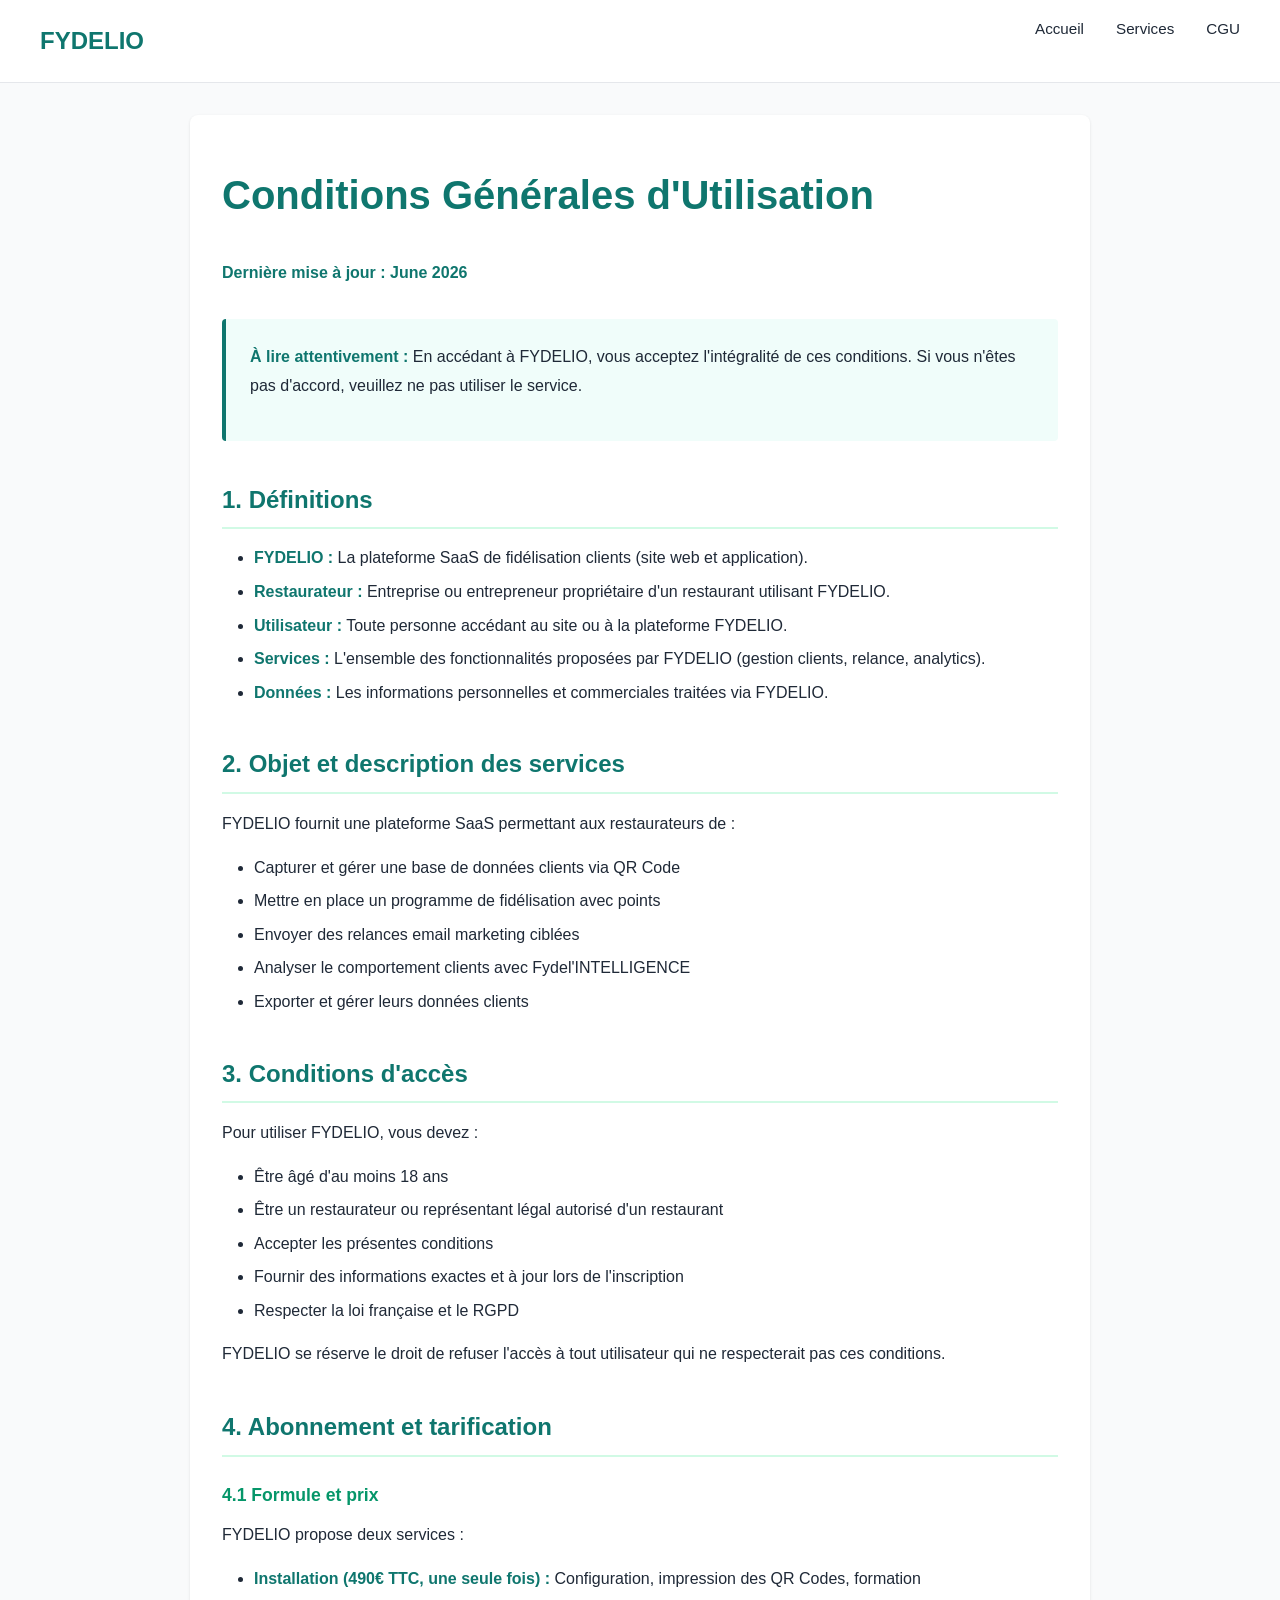
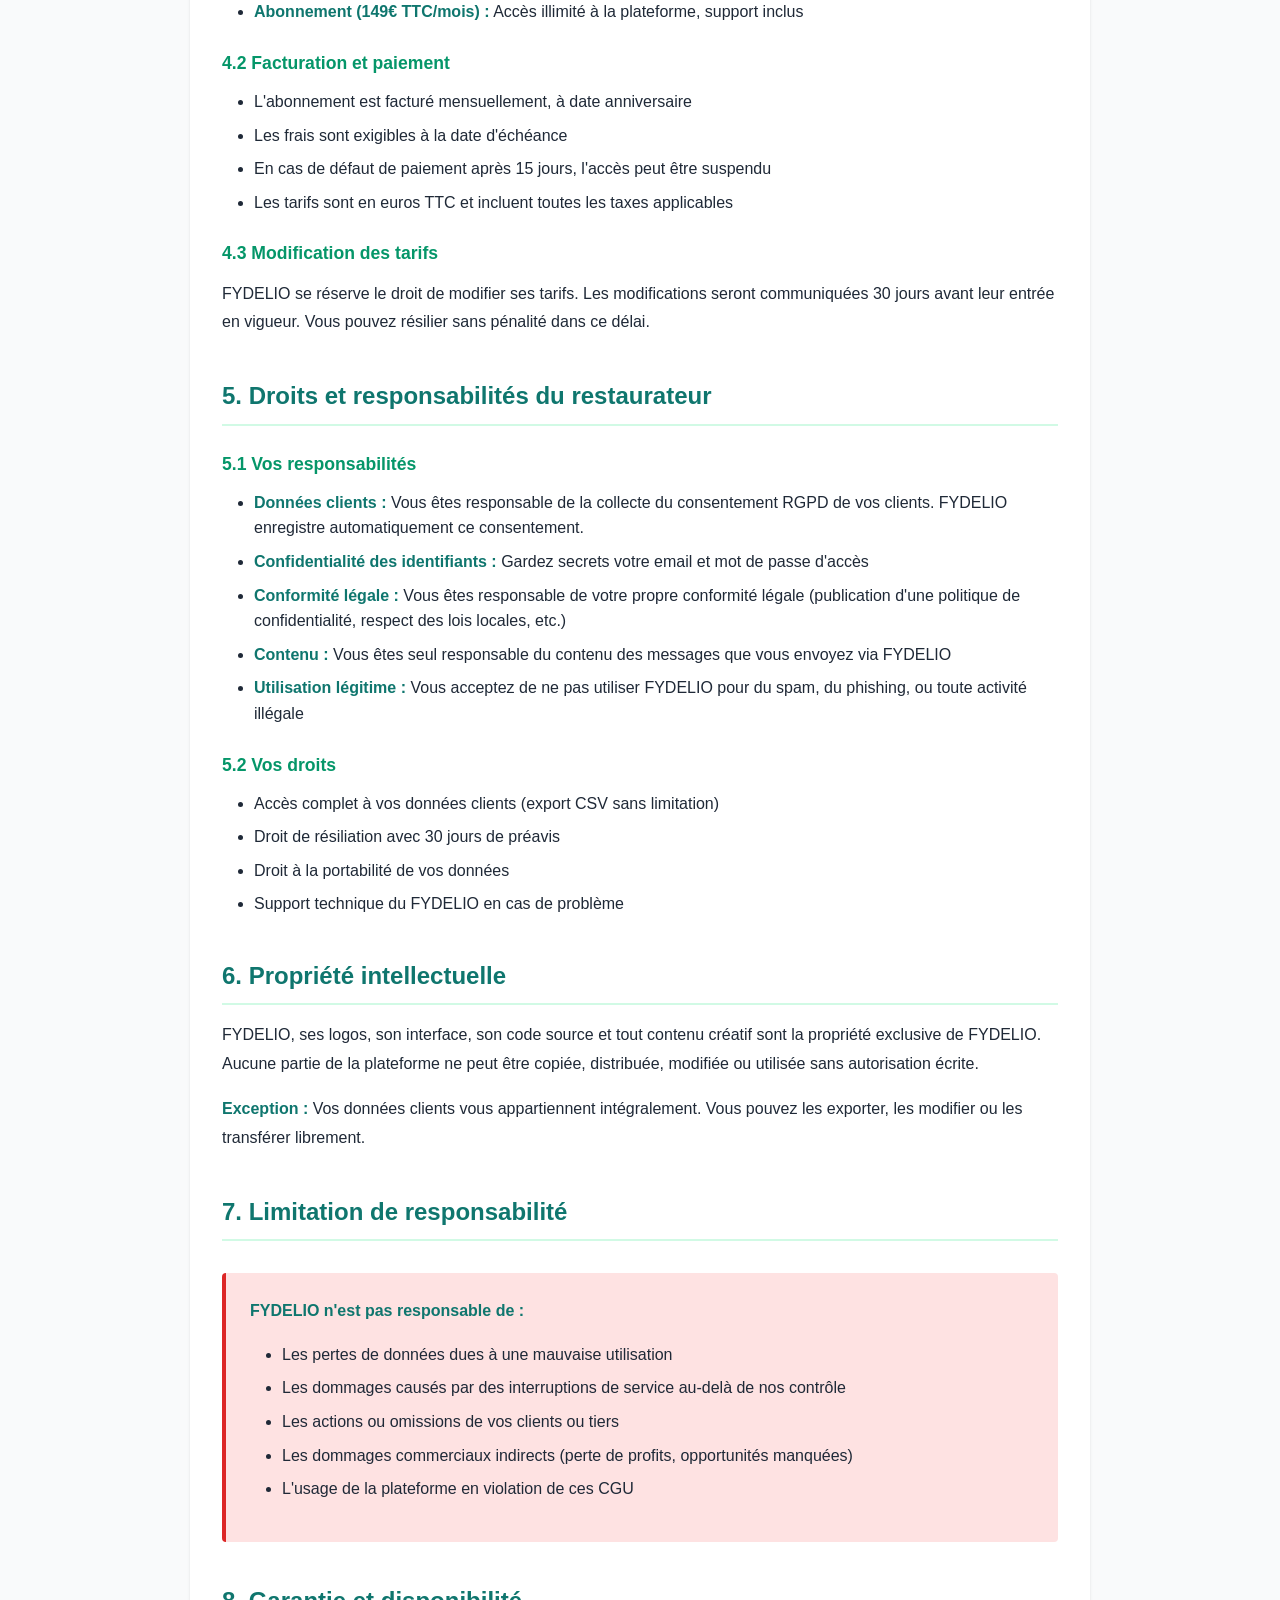
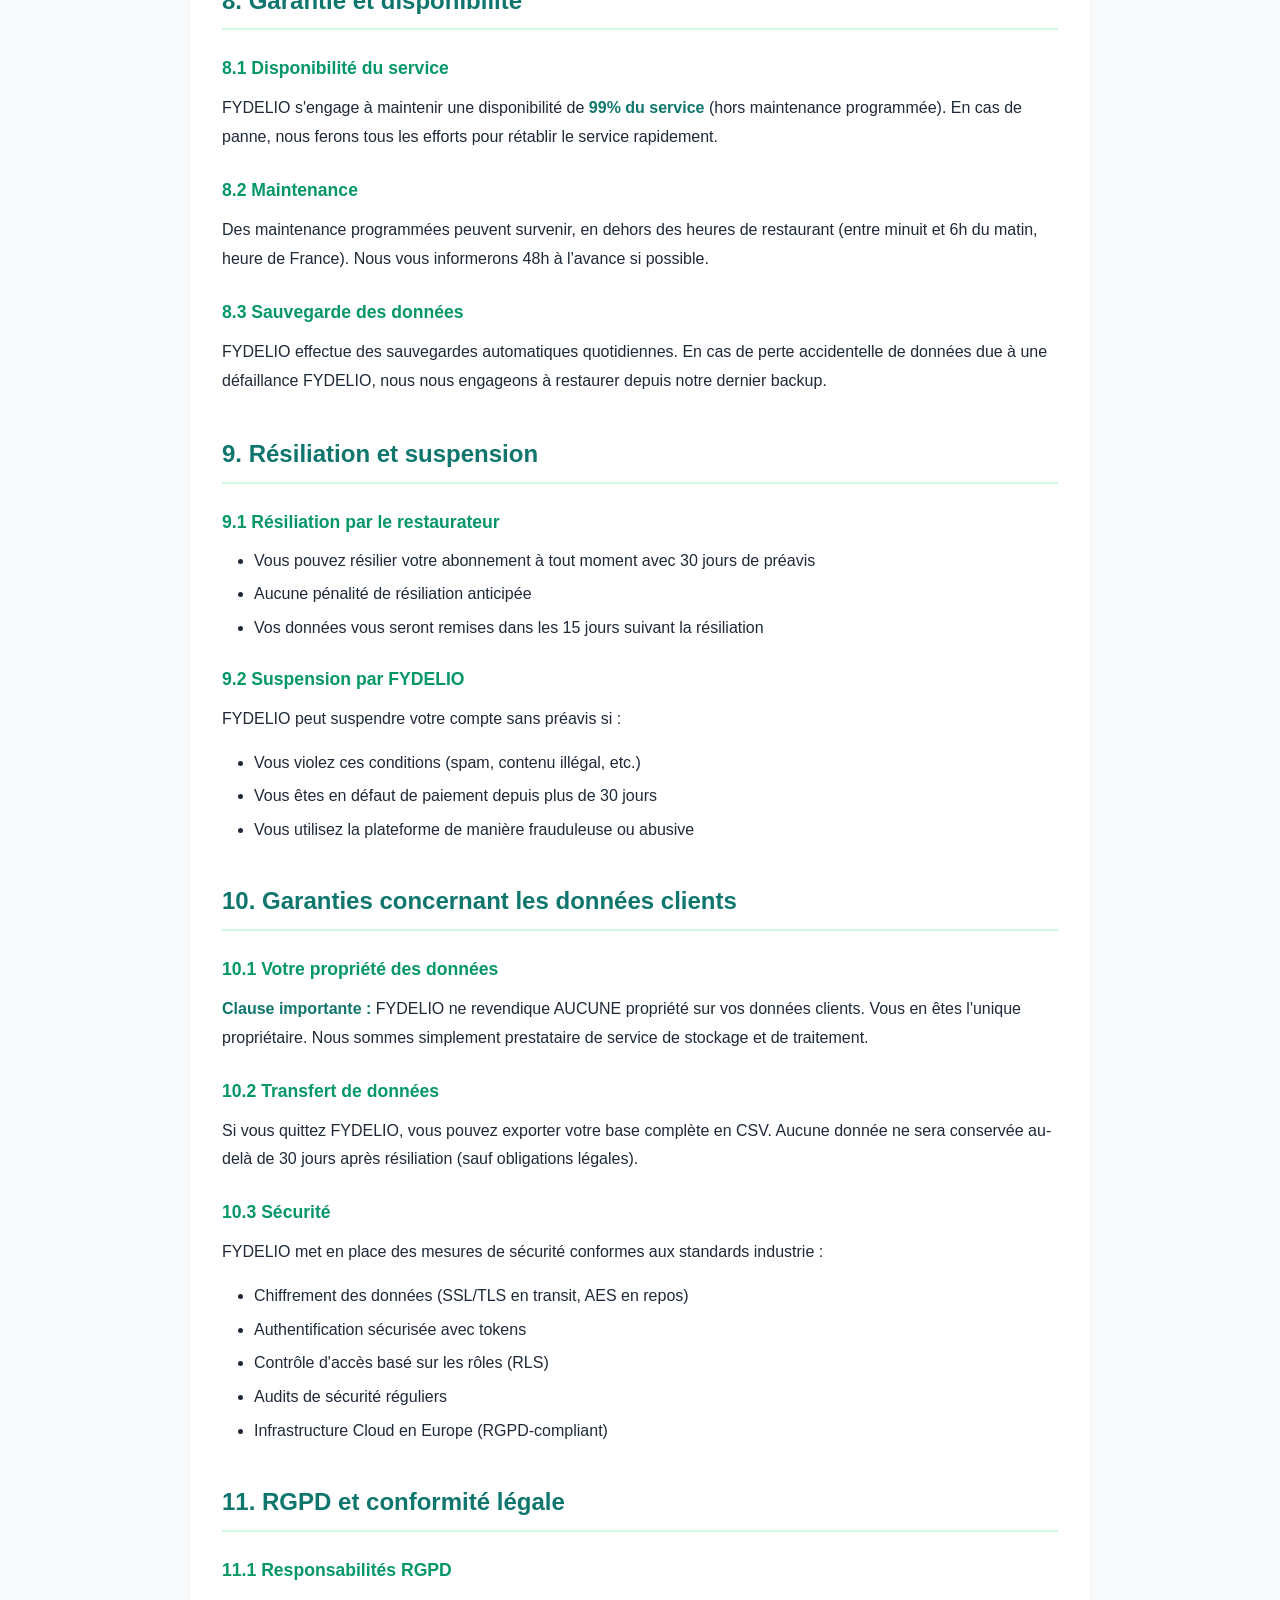
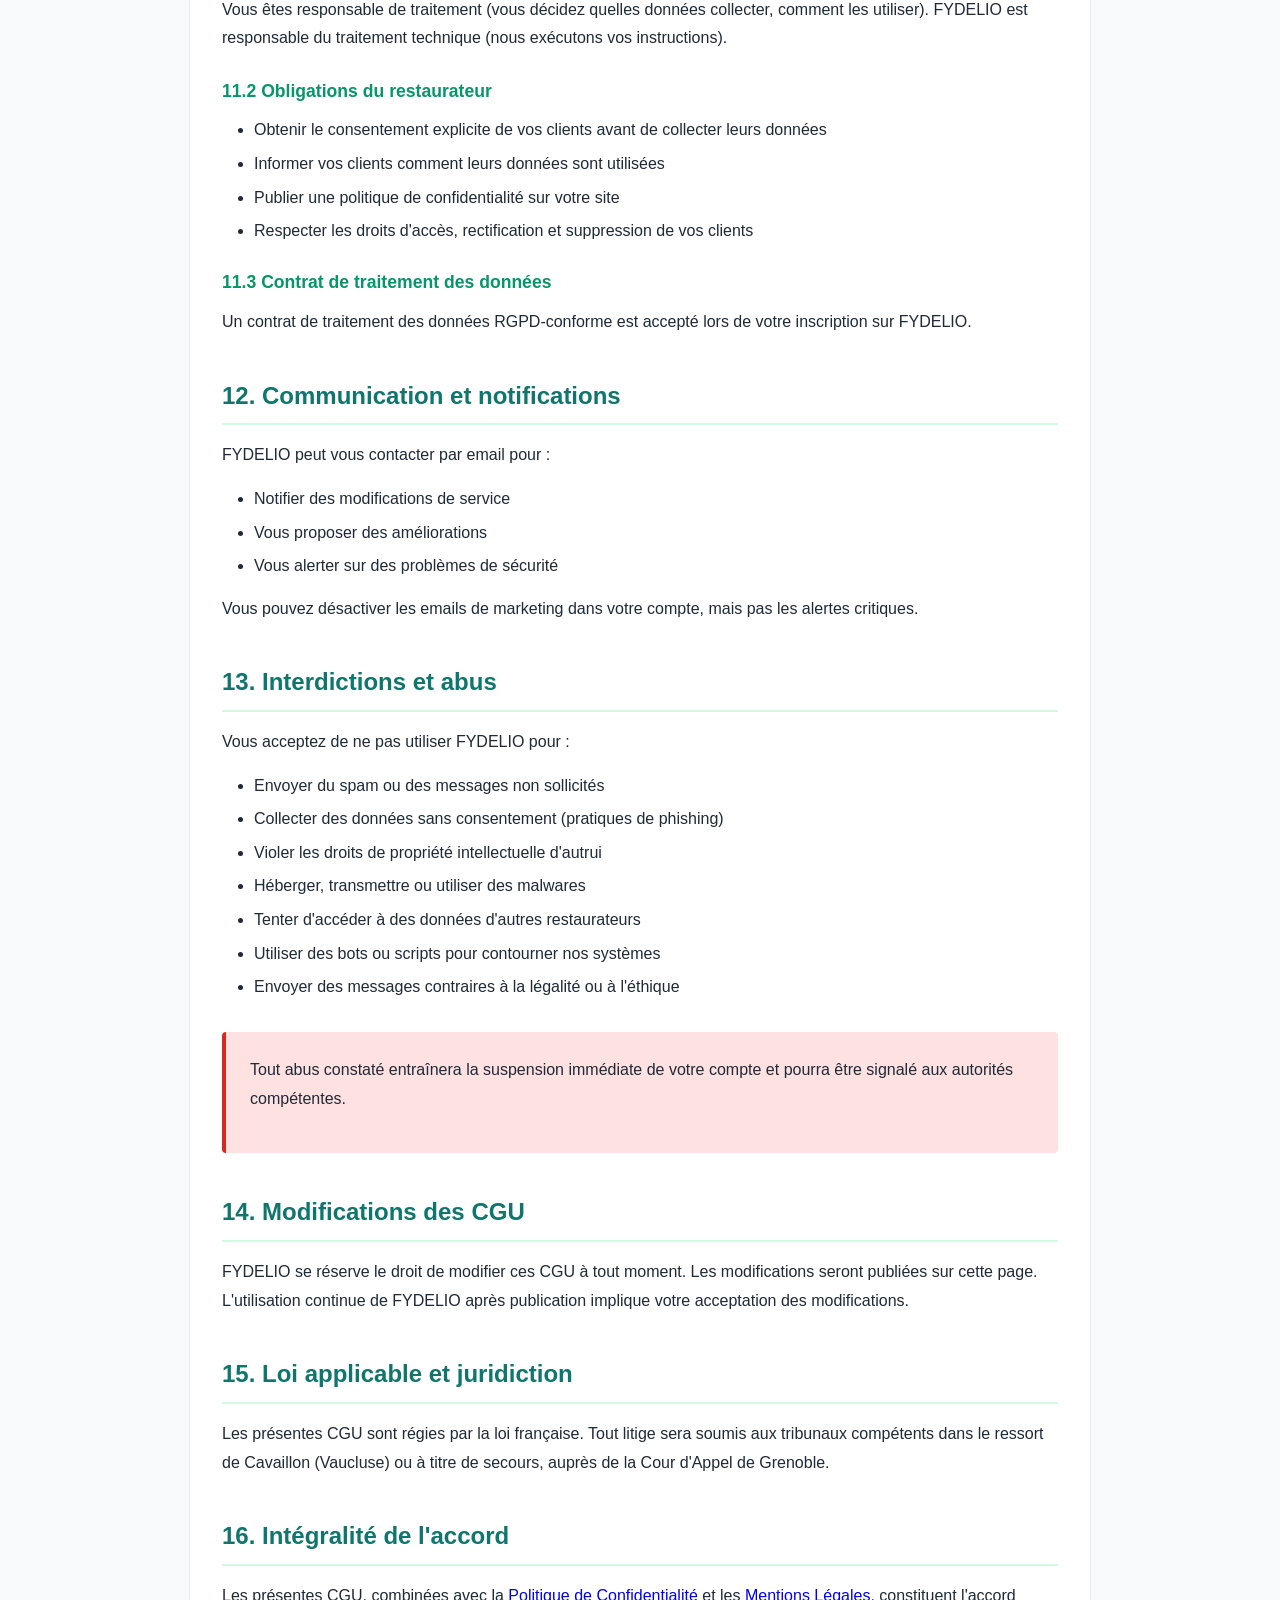
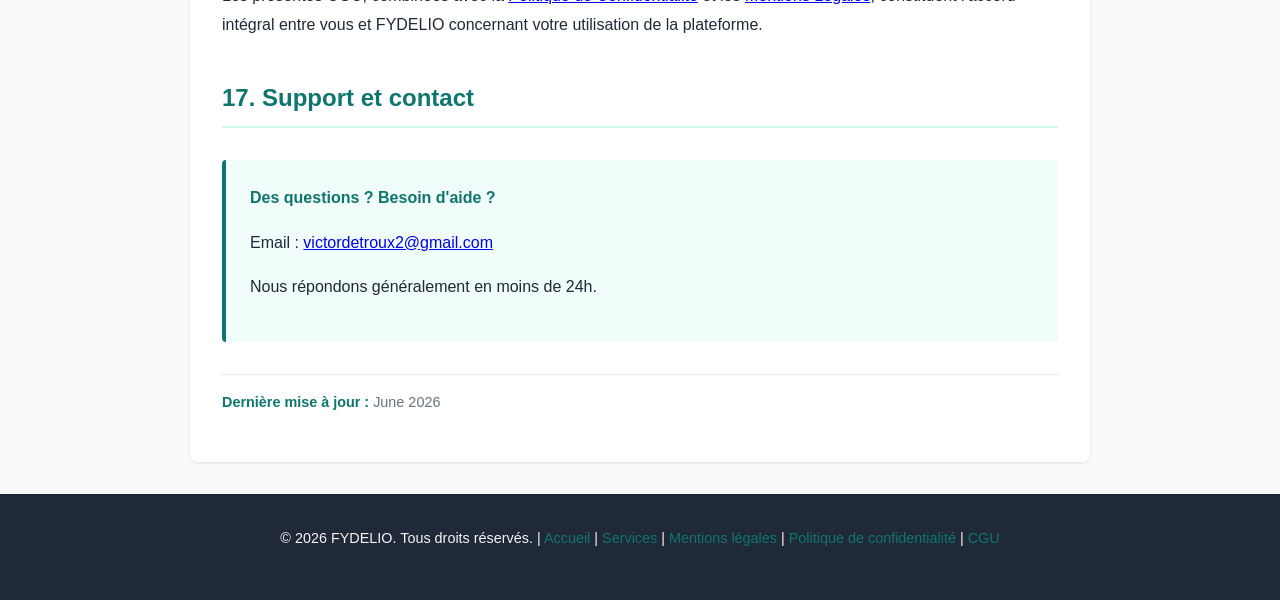
<file: cgu.html>
<!DOCTYPE html>
<html lang="fr">
<head>
    <meta charset="UTF-8">
    <meta name="viewport" content="width=device-width, initial-scale=1.0">
    <meta name="description" content="Conditions Générales d'Utilisation FYDELIO - Termes de service">
    <meta name="theme-color" content="#0F766E">
    <title>Conditions Générales d'Utilisation | FYDELIO</title>
    <style>
        * {
            margin: 0;
            padding: 0;
            box-sizing: border-box;
        }
        
        body {
            font-family: -apple-system, BlinkMacSystemFont, 'Segoe UI', Roboto, 'Helvetica Neue', Arial, sans-serif;
            line-height: 1.6;
            color: #1f2937;
            background: #f9fafb;
        }
        
        .navbar {
            background: white;
            border-bottom: 1px solid #e5e7eb;
            padding: 1rem 2rem;
            position: sticky;
            top: 0;
            z-index: 50;
        }
        
        .navbar-content {
            max-width: 1200px;
            margin: 0 auto;
            display: flex;
            justify-content: space-between;
            align-items: center;
        }
        
        .logo {
            font-size: 1.5rem;
            font-weight: 700;
            color: #0F766E;
            text-decoration: none;
        }
        
        .nav-links {
            display: flex;
            gap: 2rem;
            list-style: none;
        }
        
        .nav-links a {
            text-decoration: none;
            color: #1f2937;
            font-size: 0.95rem;
            transition: color 0.3s;
        }
        
        .nav-links a:hover {
            color: #0F766E;
        }
        
        .container {
            max-width: 900px;
            margin: 0 auto;
            padding: 3rem 2rem;
            background: white;
            margin-top: 2rem;
            margin-bottom: 2rem;
            border-radius: 8px;
            box-shadow: 0 1px 3px rgba(0, 0, 0, 0.1);
        }
        
        h1 {
            color: #0F766E;
            margin-bottom: 2rem;
            font-size: 2.5rem;
        }
        
        h2 {
            color: #0F766E;
            margin-top: 2.5rem;
            margin-bottom: 1rem;
            font-size: 1.5rem;
            border-bottom: 2px solid #d1fae5;
            padding-bottom: 0.5rem;
        }
        
        h3 {
            color: #059669;
            margin-top: 1.5rem;
            margin-bottom: 0.75rem;
            font-size: 1.1rem;
        }
        
        p {
            margin-bottom: 1rem;
            line-height: 1.8;
        }
        
        ul, ol {
            margin-left: 2rem;
            margin-bottom: 1rem;
        }
        
        li {
            margin-bottom: 0.5rem;
        }
        
        strong {
            color: #0F766E;
        }
        
        .warning-box {
            background: #fee2e2;
            border-left: 4px solid #dc2626;
            padding: 1.5rem;
            margin: 2rem 0;
            border-radius: 4px;
        }
        
        .info-box {
            background: #f0fdfa;
            border-left: 4px solid #0F766E;
            padding: 1.5rem;
            margin: 2rem 0;
            border-radius: 4px;
        }
        
        .update-date {
            color: #6b7280;
            font-size: 0.9rem;
            margin-top: 2rem;
            padding-top: 1rem;
            border-top: 1px solid #e5e7eb;
        }
        
        footer {
            background: #1f2937;
            color: #f3f4f6;
            padding: 2rem;
            text-align: center;
            font-size: 0.9rem;
        }
        
        footer a {
            color: #0F766E;
            text-decoration: none;
        }
        
        footer a:hover {
            text-decoration: underline;
        }
        
        @media (max-width: 768px) {
            .nav-links {
                display: none;
            }
            
            .container {
                padding: 2rem 1.5rem;
            }
            
            h1 {
                font-size: 1.8rem;
            }
        }
    </style>
</head>
<body>
    <nav class="navbar">
        <div class="navbar-content">
            <a href="/" class="logo">FYDELIO</a>
            <ul class="nav-links">
                <li><a href="/">Accueil</a></li>
                <li><a href="/services.html">Services</a></li>
                <li><a href="/cgu.html">CGU</a></li>
            </ul>
        </div>
    </nav>

    <div class="container">
        <h1>Conditions Générales d'Utilisation</h1>
        
        <p><strong>Dernière mise à jour : June 2026</strong></p>
        
        <div class="info-box">
            <p><strong>À lire attentivement :</strong> En accédant à FYDELIO, vous acceptez l'intégralité de ces conditions. Si vous n'êtes pas d'accord, veuillez ne pas utiliser le service.</p>
        </div>

        <h2>1. Définitions</h2>
        <ul>
            <li><strong>FYDELIO :</strong> La plateforme SaaS de fidélisation clients (site web et application).</li>
            <li><strong>Restaurateur :</strong> Entreprise ou entrepreneur propriétaire d'un restaurant utilisant FYDELIO.</li>
            <li><strong>Utilisateur :</strong> Toute personne accédant au site ou à la plateforme FYDELIO.</li>
            <li><strong>Services :</strong> L'ensemble des fonctionnalités proposées par FYDELIO (gestion clients, relance, analytics).</li>
            <li><strong>Données :</strong> Les informations personnelles et commerciales traitées via FYDELIO.</li>
        </ul>

        <h2>2. Objet et description des services</h2>
        <p>FYDELIO fournit une plateforme SaaS permettant aux restaurateurs de :</p>
        <ul>
            <li>Capturer et gérer une base de données clients via QR Code</li>
            <li>Mettre en place un programme de fidélisation avec points</li>
            <li>Envoyer des relances email marketing ciblées</li>
            <li>Analyser le comportement clients avec Fydel'INTELLIGENCE</li>
            <li>Exporter et gérer leurs données clients</li>
        </ul>

        <h2>3. Conditions d'accès</h2>
        <p>Pour utiliser FYDELIO, vous devez :</p>
        <ul>
            <li>Être âgé d'au moins 18 ans</li>
            <li>Être un restaurateur ou représentant légal autorisé d'un restaurant</li>
            <li>Accepter les présentes conditions</li>
            <li>Fournir des informations exactes et à jour lors de l'inscription</li>
            <li>Respecter la loi française et le RGPD</li>
        </ul>
        <p>FYDELIO se réserve le droit de refuser l'accès à tout utilisateur qui ne respecterait pas ces conditions.</p>

        <h2>4. Abonnement et tarification</h2>
        <h3>4.1 Formule et prix</h3>
        <p>FYDELIO propose deux services :</p>
        <ul>
            <li><strong>Installation (490€ TTC, une seule fois) :</strong> Configuration, impression des QR Codes, formation</li>
            <li><strong>Abonnement (149€ TTC/mois) :</strong> Accès illimité à la plateforme, support inclus</li>
        </ul>

        <h3>4.2 Facturation et paiement</h3>
        <ul>
            <li>L'abonnement est facturé mensuellement, à date anniversaire</li>
            <li>Les frais sont exigibles à la date d'échéance</li>
            <li>En cas de défaut de paiement après 15 jours, l'accès peut être suspendu</li>
            <li>Les tarifs sont en euros TTC et incluent toutes les taxes applicables</li>
        </ul>

        <h3>4.3 Modification des tarifs</h3>
        <p>FYDELIO se réserve le droit de modifier ses tarifs. Les modifications seront communiquées 30 jours avant leur entrée en vigueur. Vous pouvez résilier sans pénalité dans ce délai.</p>

        <h2>5. Droits et responsabilités du restaurateur</h2>
        <h3>5.1 Vos responsabilités</h3>
        <ul>
            <li><strong>Données clients :</strong> Vous êtes responsable de la collecte du consentement RGPD de vos clients. FYDELIO enregistre automatiquement ce consentement.</li>
            <li><strong>Confidentialité des identifiants :</strong> Gardez secrets votre email et mot de passe d'accès</li>
            <li><strong>Conformité légale :</strong> Vous êtes responsable de votre propre conformité légale (publication d'une politique de confidentialité, respect des lois locales, etc.)</li>
            <li><strong>Contenu :</strong> Vous êtes seul responsable du contenu des messages que vous envoyez via FYDELIO</li>
            <li><strong>Utilisation légitime :</strong> Vous acceptez de ne pas utiliser FYDELIO pour du spam, du phishing, ou toute activité illégale</li>
        </ul>

        <h3>5.2 Vos droits</h3>
        <ul>
            <li>Accès complet à vos données clients (export CSV sans limitation)</li>
            <li>Droit de résiliation avec 30 jours de préavis</li>
            <li>Droit à la portabilité de vos données</li>
            <li>Support technique du FYDELIO en cas de problème</li>
        </ul>

        <h2>6. Propriété intellectuelle</h2>
        <p>FYDELIO, ses logos, son interface, son code source et tout contenu créatif sont la propriété exclusive de FYDELIO. Aucune partie de la plateforme ne peut être copiée, distribuée, modifiée ou utilisée sans autorisation écrite.</p>
        <p><strong>Exception :</strong> Vos données clients vous appartiennent intégralement. Vous pouvez les exporter, les modifier ou les transférer librement.</p>

        <h2>7. Limitation de responsabilité</h2>
        <div class="warning-box">
            <p><strong>FYDELIO n'est pas responsable de :</strong></p>
            <ul>
                <li>Les pertes de données dues à une mauvaise utilisation</li>
                <li>Les dommages causés par des interruptions de service au-delà de nos contrôle</li>
                <li>Les actions ou omissions de vos clients ou tiers</li>
                <li>Les dommages commerciaux indirects (perte de profits, opportunités manquées)</li>
                <li>L'usage de la plateforme en violation de ces CGU</li>
            </ul>
        </div>

        <h2>8. Garantie et disponibilité</h2>
        <h3>8.1 Disponibilité du service</h3>
        <p>FYDELIO s'engage à maintenir une disponibilité de <strong>99% du service</strong> (hors maintenance programmée). En cas de panne, nous ferons tous les efforts pour rétablir le service rapidement.</p>

        <h3>8.2 Maintenance</h3>
        <p>Des maintenance programmées peuvent survenir, en dehors des heures de restaurant (entre minuit et 6h du matin, heure de France). Nous vous informerons 48h à l'avance si possible.</p>

        <h3>8.3 Sauvegarde des données</h3>
        <p>FYDELIO effectue des sauvegardes automatiques quotidiennes. En cas de perte accidentelle de données due à une défaillance FYDELIO, nous nous engageons à restaurer depuis notre dernier backup.</p>

        <h2>9. Résiliation et suspension</h2>
        <h3>9.1 Résiliation par le restaurateur</h3>
        <ul>
            <li>Vous pouvez résilier votre abonnement à tout moment avec 30 jours de préavis</li>
            <li>Aucune pénalité de résiliation anticipée</li>
            <li>Vos données vous seront remises dans les 15 jours suivant la résiliation</li>
        </ul>

        <h3>9.2 Suspension par FYDELIO</h3>
        <p>FYDELIO peut suspendre votre compte sans préavis si :</p>
        <ul>
            <li>Vous violez ces conditions (spam, contenu illégal, etc.)</li>
            <li>Vous êtes en défaut de paiement depuis plus de 30 jours</li>
            <li>Vous utilisez la plateforme de manière frauduleuse ou abusive</li>
        </ul>

        <h2>10. Garanties concernant les données clients</h2>
        <h3>10.1 Votre propriété des données</h3>
        <p><strong>Clause importante :</strong> FYDELIO ne revendique AUCUNE propriété sur vos données clients. Vous en êtes l'unique propriétaire. Nous sommes simplement prestataire de service de stockage et de traitement.</p>

        <h3>10.2 Transfert de données</h3>
        <p>Si vous quittez FYDELIO, vous pouvez exporter votre base complète en CSV. Aucune donnée ne sera conservée au-delà de 30 jours après résiliation (sauf obligations légales).</p>

        <h3>10.3 Sécurité</h3>
        <p>FYDELIO met en place des mesures de sécurité conformes aux standards industrie :</p>
        <ul>
            <li>Chiffrement des données (SSL/TLS en transit, AES en repos)</li>
            <li>Authentification sécurisée avec tokens</li>
            <li>Contrôle d'accès basé sur les rôles (RLS)</li>
            <li>Audits de sécurité réguliers</li>
            <li>Infrastructure Cloud en Europe (RGPD-compliant)</li>
        </ul>

        <h2>11. RGPD et conformité légale</h2>
        <h3>11.1 Responsabilités RGPD</h3>
        <p>Vous êtes responsable de traitement (vous décidez quelles données collecter, comment les utiliser). FYDELIO est responsable du traitement technique (nous exécutons vos instructions).</p>

        <h3>11.2 Obligations du restaurateur</h3>
        <ul>
            <li>Obtenir le consentement explicite de vos clients avant de collecter leurs données</li>
            <li>Informer vos clients comment leurs données sont utilisées</li>
            <li>Publier une politique de confidentialité sur votre site</li>
            <li>Respecter les droits d'accès, rectification et suppression de vos clients</li>
        </ul>

        <h3>11.3 Contrat de traitement des données</h3>
        <p>Un contrat de traitement des données RGPD-conforme est accepté lors de votre inscription sur FYDELIO.</p>

        <h2>12. Communication et notifications</h2>
        <p>FYDELIO peut vous contacter par email pour :</p>
        <ul>
            <li>Notifier des modifications de service</li>
            <li>Vous proposer des améliorations</li>
            <li>Vous alerter sur des problèmes de sécurité</li>
        </ul>
        <p>Vous pouvez désactiver les emails de marketing dans votre compte, mais pas les alertes critiques.</p>

        <h2>13. Interdictions et abus</h2>
        <p>Vous acceptez de ne pas utiliser FYDELIO pour :</p>
        <ul>
            <li>Envoyer du spam ou des messages non sollicités</li>
            <li>Collecter des données sans consentement (pratiques de phishing)</li>
            <li>Violer les droits de propriété intellectuelle d'autrui</li>
            <li>Héberger, transmettre ou utiliser des malwares</li>
            <li>Tenter d'accéder à des données d'autres restaurateurs</li>
            <li>Utiliser des bots ou scripts pour contourner nos systèmes</li>
            <li>Envoyer des messages contraires à la légalité ou à l'éthique</li>
        </ul>

        <div class="warning-box">
            <p>Tout abus constaté entraînera la suspension immédiate de votre compte et pourra être signalé aux autorités compétentes.</p>
        </div>

        <h2>14. Modifications des CGU</h2>
        <p>FYDELIO se réserve le droit de modifier ces CGU à tout moment. Les modifications seront publiées sur cette page. L'utilisation continue de FYDELIO après publication implique votre acceptation des modifications.</p>

        <h2>15. Loi applicable et juridiction</h2>
        <p>Les présentes CGU sont régies par la loi française. Tout litige sera soumis aux tribunaux compétents dans le ressort de Cavaillon (Vaucluse) ou à titre de secours, auprès de la Cour d'Appel de Grenoble.</p>

        <h2>16. Intégralité de l'accord</h2>
        <p>Les présentes CGU, combinées avec la <a href="/politique-confidentialite.html">Politique de Confidentialité</a> et les <a href="/mentions-legales.html">Mentions Légales</a>, constituent l'accord intégral entre vous et FYDELIO concernant votre utilisation de la plateforme.</p>

        <h2>17. Support et contact</h2>
        <div class="info-box">
            <p><strong>Des questions ? Besoin d'aide ?</strong></p>
            <p>Email : <a href="mailto:victordetroux2@gmail.com">victordetroux2@gmail.com</a></p>
            <p>Nous répondons généralement en moins de 24h.</p>
        </div>

        <div class="update-date">
            <strong>Dernière mise à jour :</strong> June 2026
        </div>
    </div>

    <footer>
        <p>&copy; 2026 FYDELIO. Tous droits réservés. | <a href="/">Accueil</a> | <a href="/services.html">Services</a> | <a href="/mentions-legales.html">Mentions légales</a> | <a href="/politique-confidentialite.html">Politique de confidentialité</a> | <a href="/cgu.html">CGU</a></p>
    </footer>
</body>
</html>
</file>
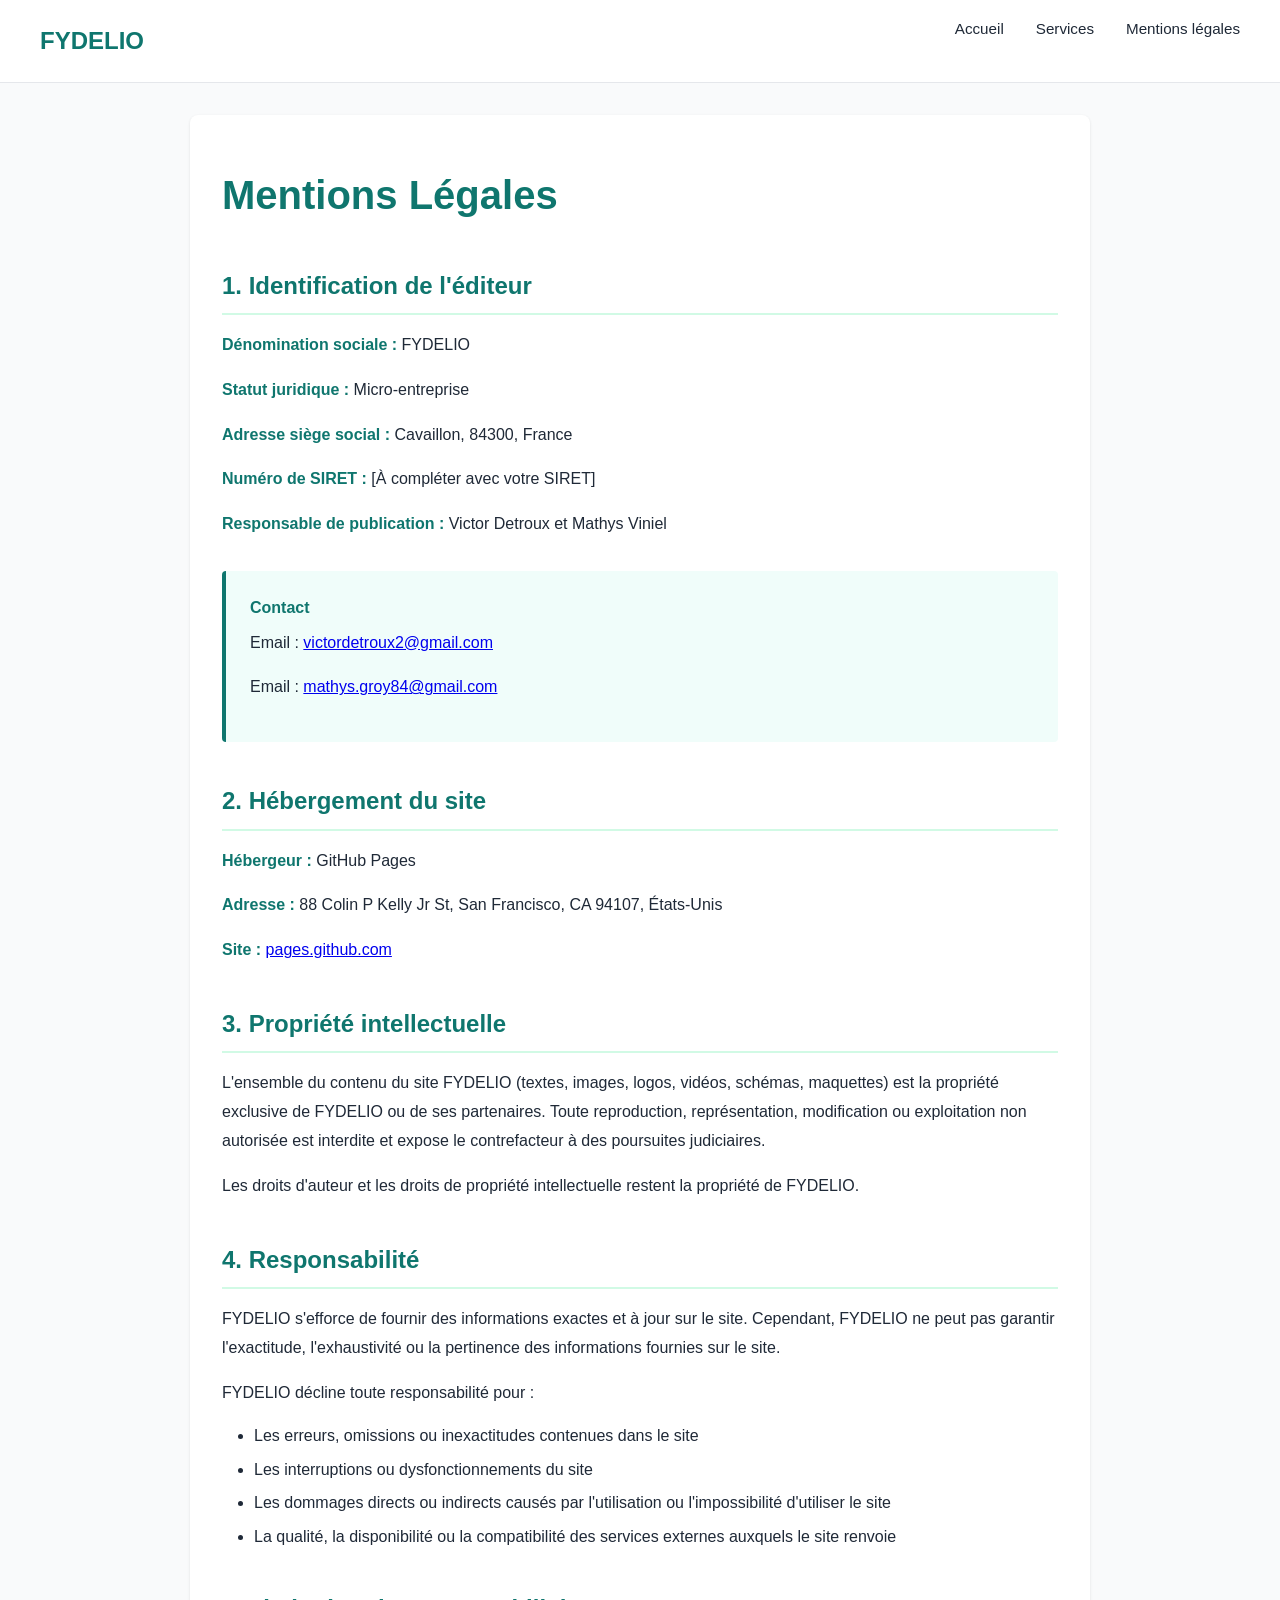
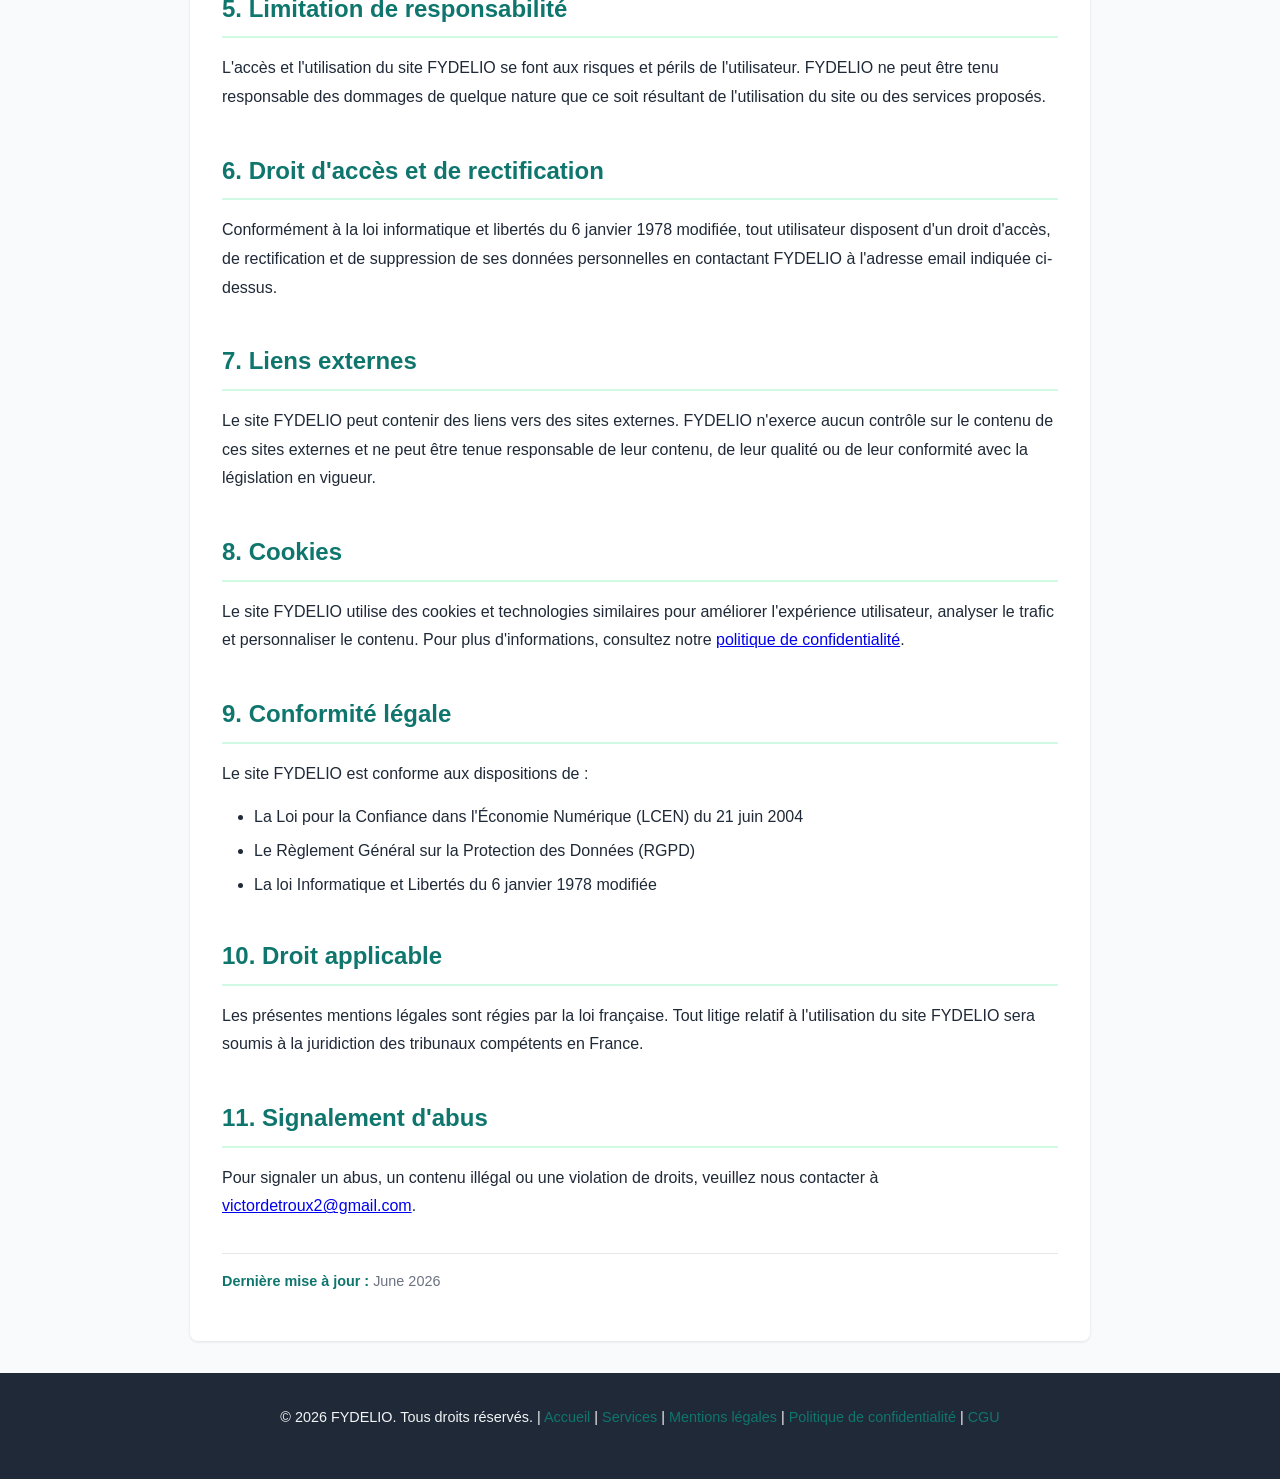
<file: mentions-legales.html>
<!DOCTYPE html>
<html lang="fr">
<head>
    <meta charset="UTF-8">
    <meta name="viewport" content="width=device-width, initial-scale=1.0">
    <meta name="description" content="Mentions légales FYDELIO - Logiciel de fidélisation clients restaurants Vaucluse">
    <meta name="theme-color" content="#0F766E">
    <title>Mentions Légales | FYDELIO</title>
    <style>
        * {
            margin: 0;
            padding: 0;
            box-sizing: border-box;
        }
        
        body {
            font-family: -apple-system, BlinkMacSystemFont, 'Segoe UI', Roboto, 'Helvetica Neue', Arial, sans-serif;
            line-height: 1.6;
            color: #1f2937;
            background: #f9fafb;
        }
        
        .navbar {
            background: white;
            border-bottom: 1px solid #e5e7eb;
            padding: 1rem 2rem;
            position: sticky;
            top: 0;
            z-index: 50;
        }
        
        .navbar-content {
            max-width: 1200px;
            margin: 0 auto;
            display: flex;
            justify-content: space-between;
            align-items: center;
        }
        
        .logo {
            font-size: 1.5rem;
            font-weight: 700;
            color: #0F766E;
            text-decoration: none;
        }
        
        .nav-links {
            display: flex;
            gap: 2rem;
            list-style: none;
        }
        
        .nav-links a {
            text-decoration: none;
            color: #1f2937;
            font-size: 0.95rem;
            transition: color 0.3s;
        }
        
        .nav-links a:hover {
            color: #0F766E;
        }
        
        .container {
            max-width: 900px;
            margin: 0 auto;
            padding: 3rem 2rem;
            background: white;
            margin-top: 2rem;
            margin-bottom: 2rem;
            border-radius: 8px;
            box-shadow: 0 1px 3px rgba(0, 0, 0, 0.1);
        }
        
        h1 {
            color: #0F766E;
            margin-bottom: 2rem;
            font-size: 2.5rem;
        }
        
        h2 {
            color: #0F766E;
            margin-top: 2.5rem;
            margin-bottom: 1rem;
            font-size: 1.5rem;
            border-bottom: 2px solid #d1fae5;
            padding-bottom: 0.5rem;
        }
        
        h3 {
            color: #059669;
            margin-top: 1.5rem;
            margin-bottom: 0.75rem;
            font-size: 1.1rem;
        }
        
        p {
            margin-bottom: 1rem;
            line-height: 1.8;
        }
        
        ul, ol {
            margin-left: 2rem;
            margin-bottom: 1rem;
        }
        
        li {
            margin-bottom: 0.5rem;
        }
        
        strong {
            color: #0F766E;
        }
        
        .contact-box {
            background: #f0fdfa;
            border-left: 4px solid #0F766E;
            padding: 1.5rem;
            margin: 2rem 0;
            border-radius: 4px;
        }
        
        .contact-box strong {
            display: block;
            margin-bottom: 0.5rem;
        }
        
        .update-date {
            color: #6b7280;
            font-size: 0.9rem;
            margin-top: 2rem;
            padding-top: 1rem;
            border-top: 1px solid #e5e7eb;
        }
        
        footer {
            background: #1f2937;
            color: #f3f4f6;
            padding: 2rem;
            text-align: center;
            font-size: 0.9rem;
        }
        
        footer a {
            color: #0F766E;
            text-decoration: none;
        }
        
        footer a:hover {
            text-decoration: underline;
        }
        
        @media (max-width: 768px) {
            .nav-links {
                display: none;
            }
            
            .container {
                padding: 2rem 1.5rem;
            }
            
            h1 {
                font-size: 1.8rem;
            }
        }
    </style>
</head>
<body>
    <nav class="navbar">
        <div class="navbar-content">
            <a href="/" class="logo">FYDELIO</a>
            <ul class="nav-links">
                <li><a href="/">Accueil</a></li>
                <li><a href="/services.html">Services</a></li>
                <li><a href="/mentions-legales.html">Mentions légales</a></li>
            </ul>
        </div>
    </nav>

    <div class="container">
        <h1>Mentions Légales</h1>
        
        <h2>1. Identification de l'éditeur</h2>
        <p><strong>Dénomination sociale :</strong> FYDELIO</p>
        <p><strong>Statut juridique :</strong> Micro-entreprise</p>
        <p><strong>Adresse siège social :</strong> Cavaillon, 84300, France</p>
        <p><strong>Numéro de SIRET :</strong> [À compléter avec votre SIRET]</p>
        <p><strong>Responsable de publication :</strong> Victor Detroux et Mathys Viniel</p>
        
        <div class="contact-box">
            <strong>Contact</strong>
            <p>Email : <a href="mailto:victordetroux2@gmail.com">victordetroux2@gmail.com</a></p>
            <p>Email : <a href="mailto:mathys.groy84@gmail.com">mathys.groy84@gmail.com</a></p>
        </div>

        <h2>2. Hébergement du site</h2>
        <p><strong>Hébergeur :</strong> GitHub Pages</p>
        <p><strong>Adresse :</strong> 88 Colin P Kelly Jr St, San Francisco, CA 94107, États-Unis</p>
        <p><strong>Site :</strong> <a href="https://pages.github.com">pages.github.com</a></p>

        <h2>3. Propriété intellectuelle</h2>
        <p>L'ensemble du contenu du site FYDELIO (textes, images, logos, vidéos, schémas, maquettes) est la propriété exclusive de FYDELIO ou de ses partenaires. Toute reproduction, représentation, modification ou exploitation non autorisée est interdite et expose le contrefacteur à des poursuites judiciaires.</p>
        <p>Les droits d'auteur et les droits de propriété intellectuelle restent la propriété de FYDELIO.</p>

        <h2>4. Responsabilité</h2>
        <p>FYDELIO s'efforce de fournir des informations exactes et à jour sur le site. Cependant, FYDELIO ne peut pas garantir l'exactitude, l'exhaustivité ou la pertinence des informations fournies sur le site.</p>
        <p>FYDELIO décline toute responsabilité pour :</p>
        <ul>
            <li>Les erreurs, omissions ou inexactitudes contenues dans le site</li>
            <li>Les interruptions ou dysfonctionnements du site</li>
            <li>Les dommages directs ou indirects causés par l'utilisation ou l'impossibilité d'utiliser le site</li>
            <li>La qualité, la disponibilité ou la compatibilité des services externes auxquels le site renvoie</li>
        </ul>

        <h2>5. Limitation de responsabilité</h2>
        <p>L'accès et l'utilisation du site FYDELIO se font aux risques et périls de l'utilisateur. FYDELIO ne peut être tenu responsable des dommages de quelque nature que ce soit résultant de l'utilisation du site ou des services proposés.</p>

        <h2>6. Droit d'accès et de rectification</h2>
        <p>Conformément à la loi informatique et libertés du 6 janvier 1978 modifiée, tout utilisateur disposent d'un droit d'accès, de rectification et de suppression de ses données personnelles en contactant FYDELIO à l'adresse email indiquée ci-dessus.</p>

        <h2>7. Liens externes</h2>
        <p>Le site FYDELIO peut contenir des liens vers des sites externes. FYDELIO n'exerce aucun contrôle sur le contenu de ces sites externes et ne peut être tenue responsable de leur contenu, de leur qualité ou de leur conformité avec la législation en vigueur.</p>

        <h2>8. Cookies</h2>
        <p>Le site FYDELIO utilise des cookies et technologies similaires pour améliorer l'expérience utilisateur, analyser le trafic et personnaliser le contenu. Pour plus d'informations, consultez notre <a href="/politique-confidentialite.html">politique de confidentialité</a>.</p>

        <h2>9. Conformité légale</h2>
        <p>Le site FYDELIO est conforme aux dispositions de :</p>
        <ul>
            <li>La Loi pour la Confiance dans l'Économie Numérique (LCEN) du 21 juin 2004</li>
            <li>Le Règlement Général sur la Protection des Données (RGPD)</li>
            <li>La loi Informatique et Libertés du 6 janvier 1978 modifiée</li>
        </ul>

        <h2>10. Droit applicable</h2>
        <p>Les présentes mentions légales sont régies par la loi française. Tout litige relatif à l'utilisation du site FYDELIO sera soumis à la juridiction des tribunaux compétents en France.</p>

        <h2>11. Signalement d'abus</h2>
        <p>Pour signaler un abus, un contenu illégal ou une violation de droits, veuillez nous contacter à <a href="mailto:victordetroux2@gmail.com">victordetroux2@gmail.com</a>.</p>

        <div class="update-date">
            <strong>Dernière mise à jour :</strong> June 2026
        </div>
    </div>

    <footer>
        <p>&copy; 2026 FYDELIO. Tous droits réservés. | <a href="/">Accueil</a> | <a href="/services.html">Services</a> | <a href="/mentions-legales.html">Mentions légales</a> | <a href="/politique-confidentialite.html">Politique de confidentialité</a> | <a href="/cgu.html">CGU</a></p>
    </footer>
</body>
</html>
</file>
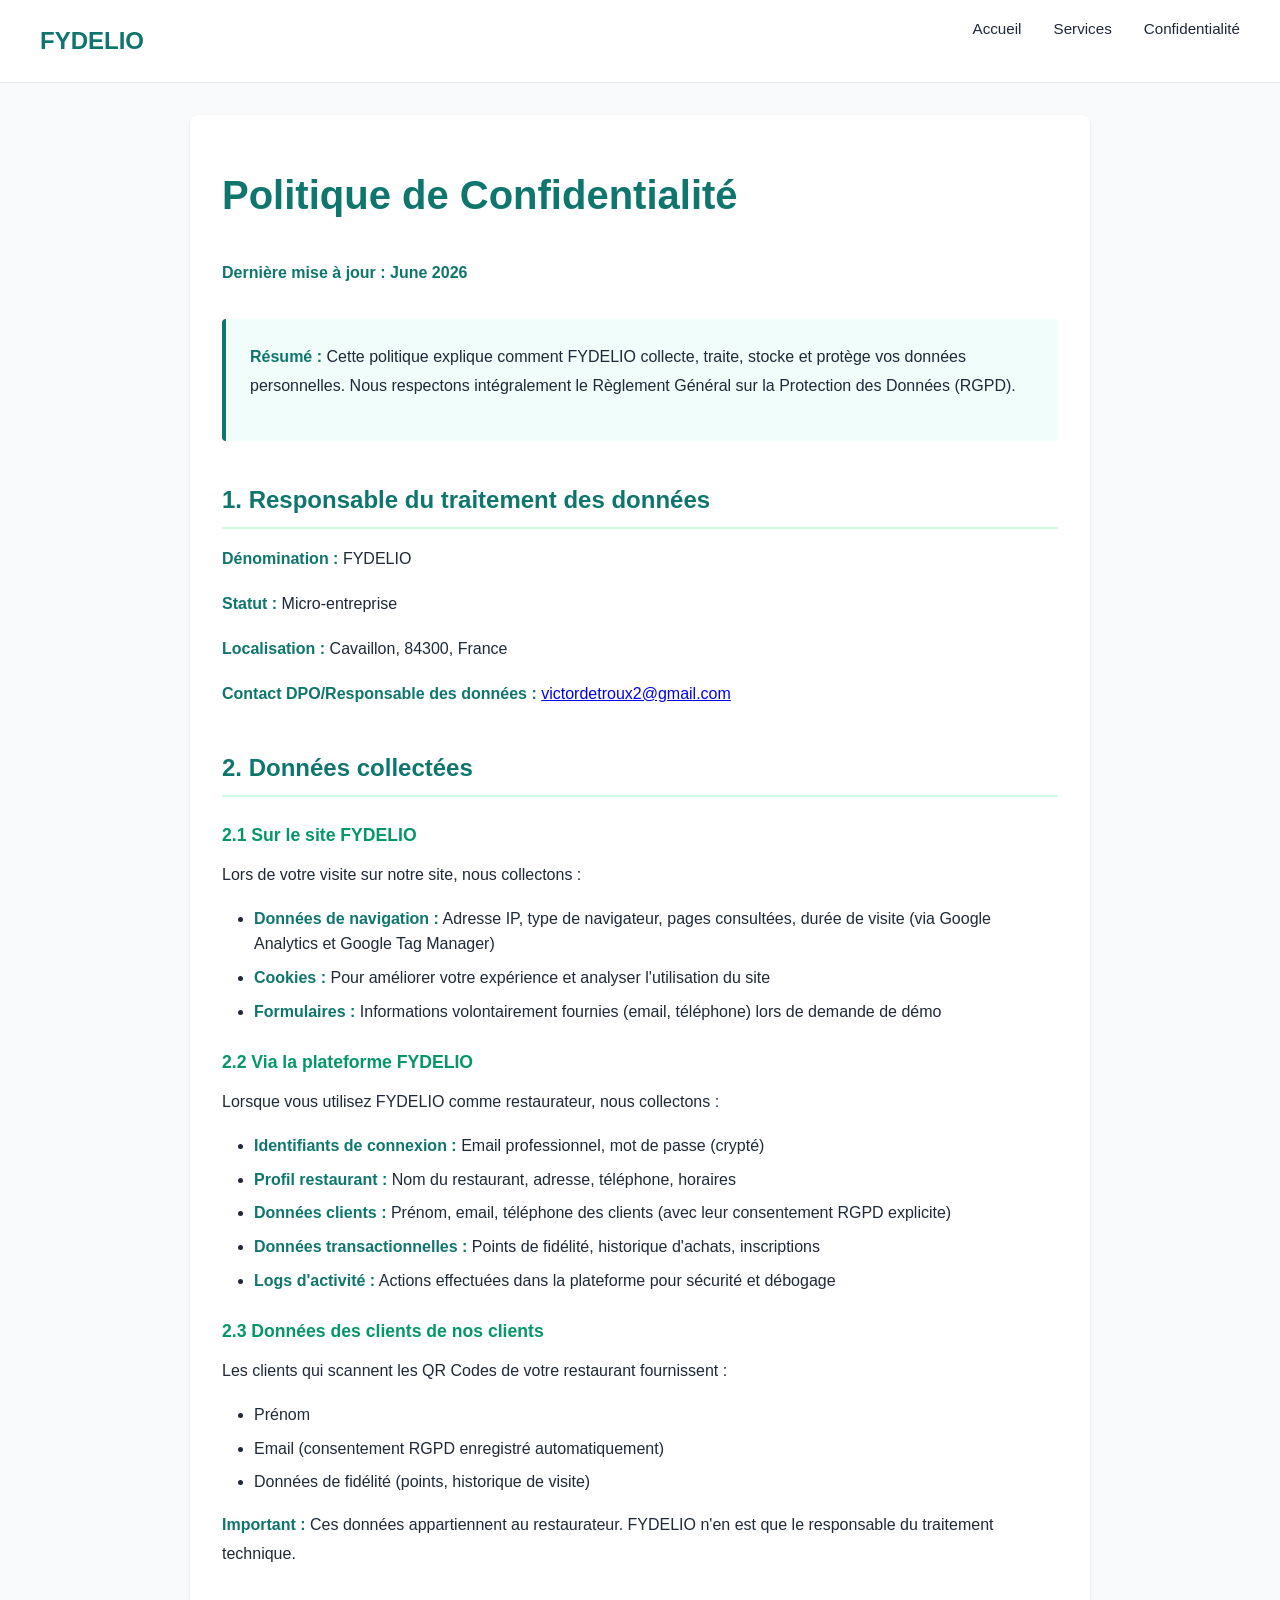
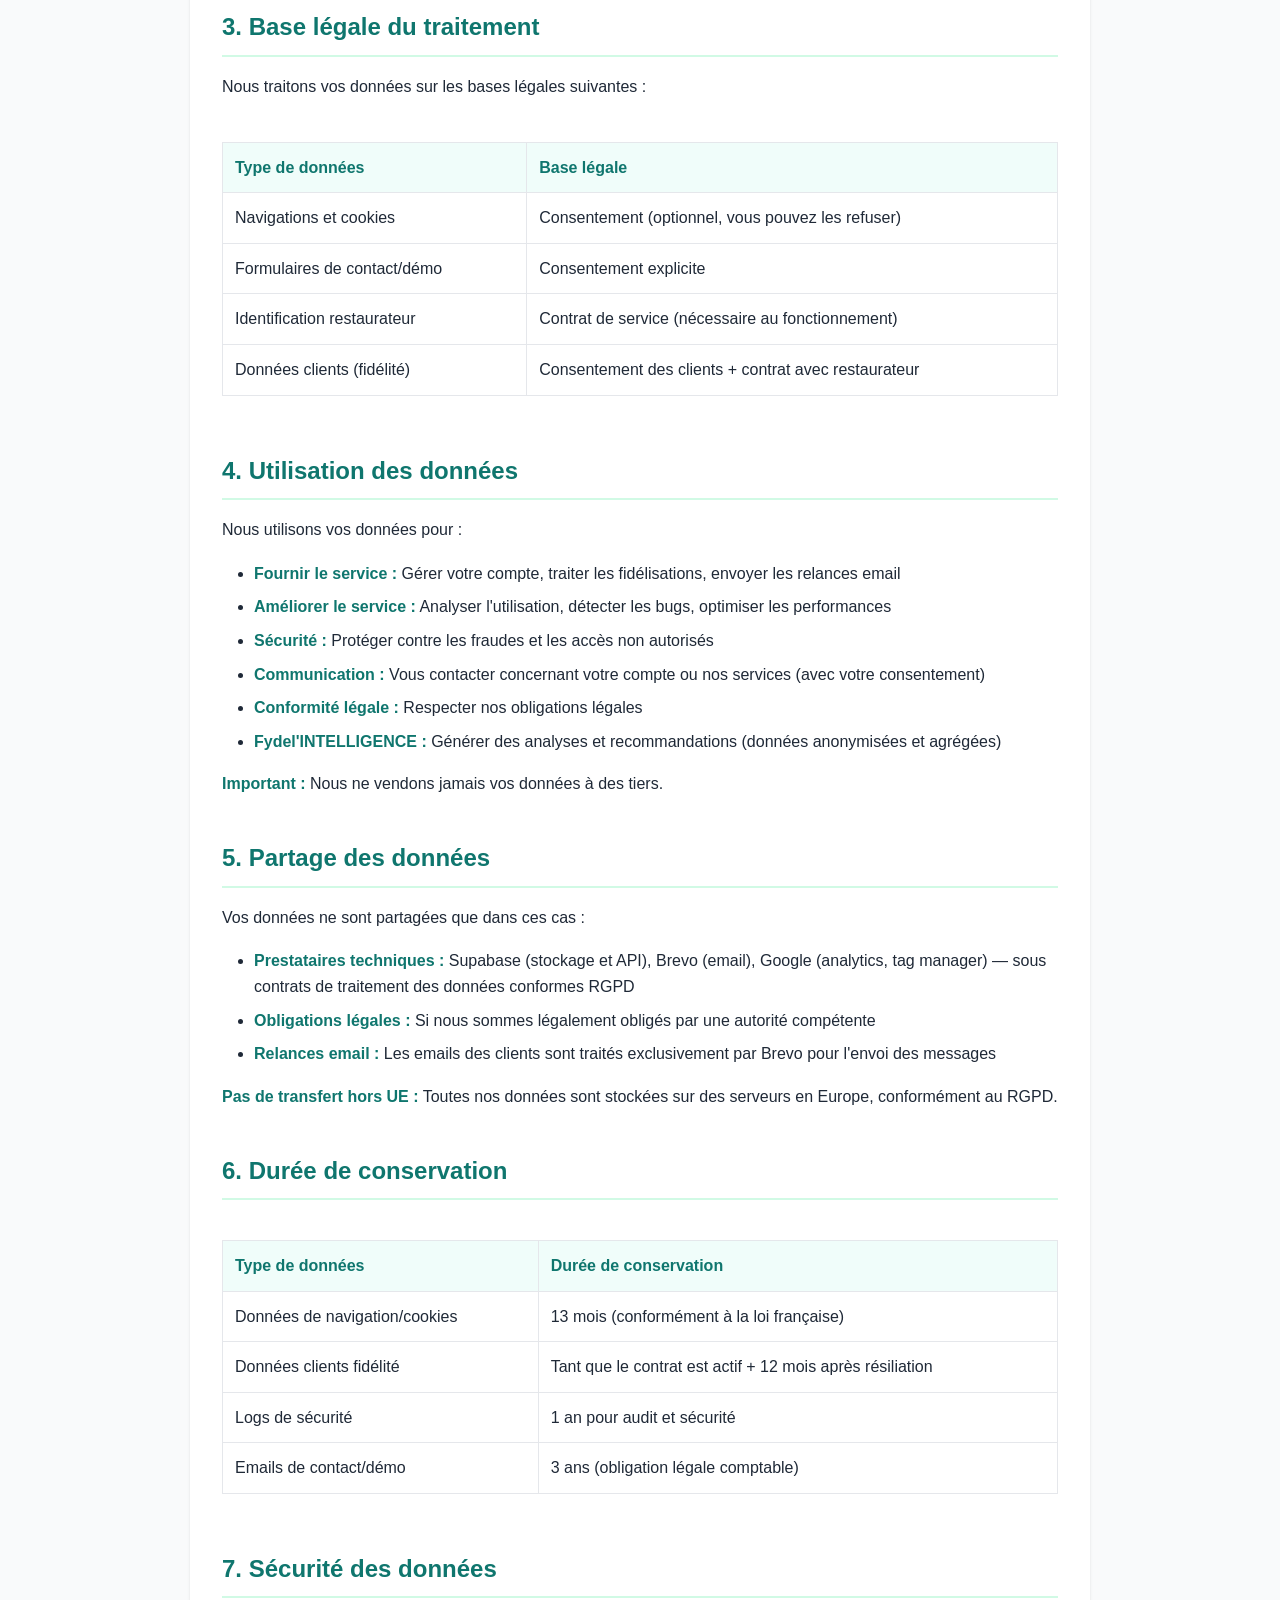
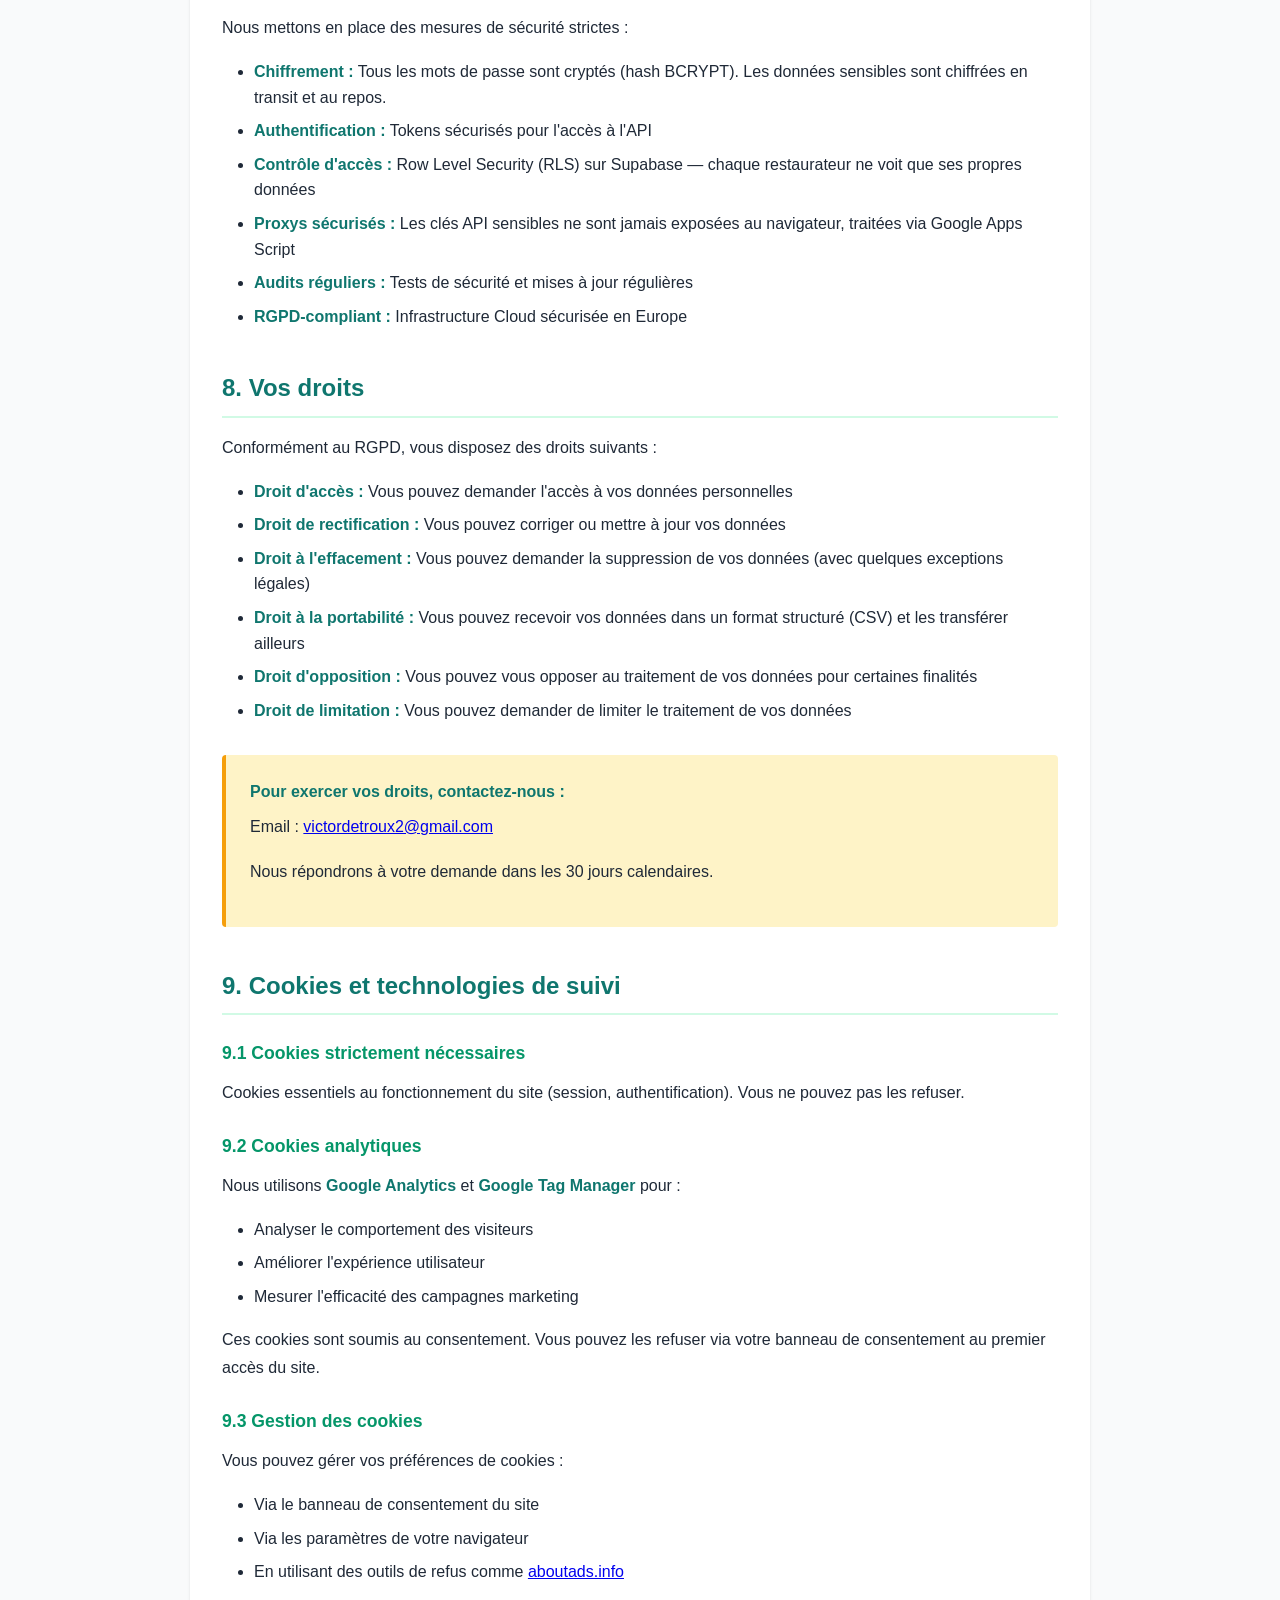
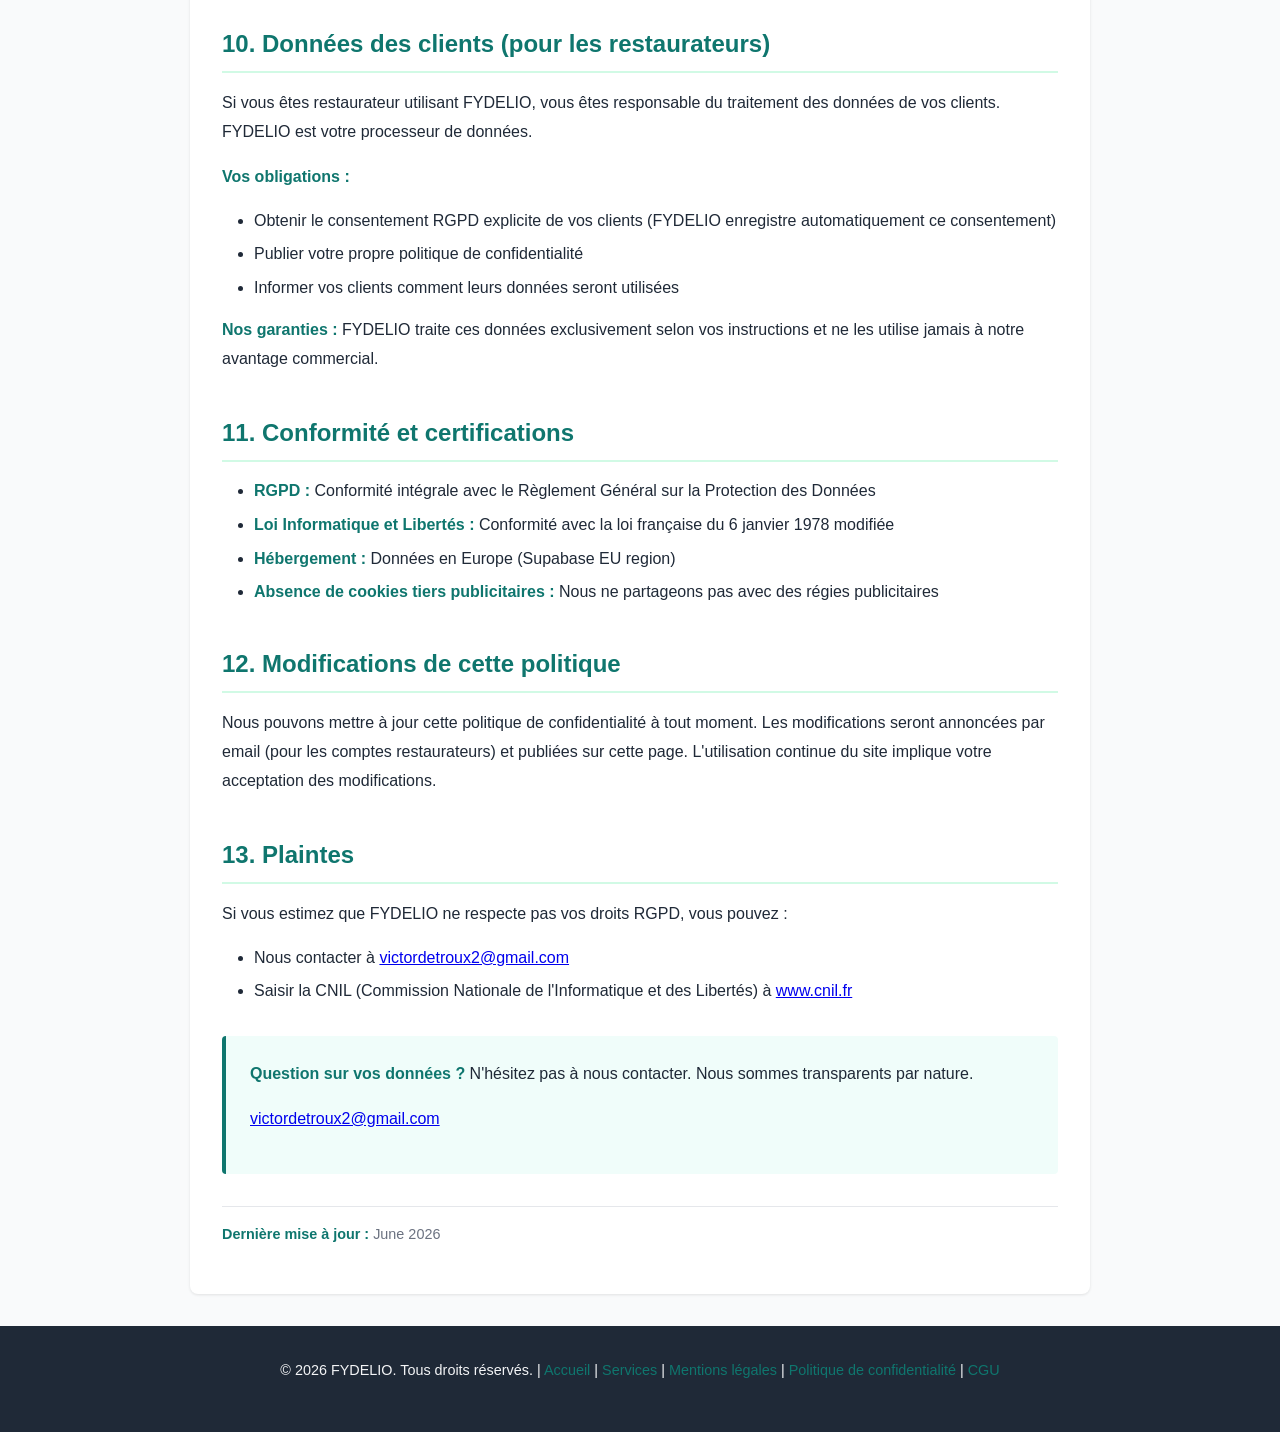
<file: politique-confidentialite.html>
<!DOCTYPE html>
<html lang="fr">
<head>
    <meta charset="UTF-8">
    <meta name="viewport" content="width=device-width, initial-scale=1.0">
    <meta name="description" content="Politique de confidentialité FYDELIO - Protection de vos données personnelles RGPD">
    <meta name="theme-color" content="#0F766E">
    <title>Politique de Confidentialité | FYDELIO</title>
    <style>
        * {
            margin: 0;
            padding: 0;
            box-sizing: border-box;
        }
        
        body {
            font-family: -apple-system, BlinkMacSystemFont, 'Segoe UI', Roboto, 'Helvetica Neue', Arial, sans-serif;
            line-height: 1.6;
            color: #1f2937;
            background: #f9fafb;
        }
        
        .navbar {
            background: white;
            border-bottom: 1px solid #e5e7eb;
            padding: 1rem 2rem;
            position: sticky;
            top: 0;
            z-index: 50;
        }
        
        .navbar-content {
            max-width: 1200px;
            margin: 0 auto;
            display: flex;
            justify-content: space-between;
            align-items: center;
        }
        
        .logo {
            font-size: 1.5rem;
            font-weight: 700;
            color: #0F766E;
            text-decoration: none;
        }
        
        .nav-links {
            display: flex;
            gap: 2rem;
            list-style: none;
        }
        
        .nav-links a {
            text-decoration: none;
            color: #1f2937;
            font-size: 0.95rem;
            transition: color 0.3s;
        }
        
        .nav-links a:hover {
            color: #0F766E;
        }
        
        .container {
            max-width: 900px;
            margin: 0 auto;
            padding: 3rem 2rem;
            background: white;
            margin-top: 2rem;
            margin-bottom: 2rem;
            border-radius: 8px;
            box-shadow: 0 1px 3px rgba(0, 0, 0, 0.1);
        }
        
        h1 {
            color: #0F766E;
            margin-bottom: 2rem;
            font-size: 2.5rem;
        }
        
        h2 {
            color: #0F766E;
            margin-top: 2.5rem;
            margin-bottom: 1rem;
            font-size: 1.5rem;
            border-bottom: 2px solid #d1fae5;
            padding-bottom: 0.5rem;
        }
        
        h3 {
            color: #059669;
            margin-top: 1.5rem;
            margin-bottom: 0.75rem;
            font-size: 1.1rem;
        }
        
        p {
            margin-bottom: 1rem;
            line-height: 1.8;
        }
        
        ul, ol {
            margin-left: 2rem;
            margin-bottom: 1rem;
        }
        
        li {
            margin-bottom: 0.5rem;
        }
        
        strong {
            color: #0F766E;
        }
        
        .info-box {
            background: #f0fdfa;
            border-left: 4px solid #0F766E;
            padding: 1.5rem;
            margin: 2rem 0;
            border-radius: 4px;
        }
        
        .contact-box {
            background: #fef3c7;
            border-left: 4px solid #f59e0b;
            padding: 1.5rem;
            margin: 2rem 0;
            border-radius: 4px;
        }
        
        .contact-box strong {
            display: block;
            margin-bottom: 0.5rem;
        }
        
        .table-responsive {
            overflow-x: auto;
            margin: 1.5rem 0;
        }
        
        table {
            width: 100%;
            border-collapse: collapse;
            margin: 1rem 0;
        }
        
        th, td {
            padding: 0.75rem;
            text-align: left;
            border: 1px solid #e5e7eb;
        }
        
        th {
            background: #f0fdfa;
            color: #0F766E;
            font-weight: 600;
        }
        
        .update-date {
            color: #6b7280;
            font-size: 0.9rem;
            margin-top: 2rem;
            padding-top: 1rem;
            border-top: 1px solid #e5e7eb;
        }
        
        footer {
            background: #1f2937;
            color: #f3f4f6;
            padding: 2rem;
            text-align: center;
            font-size: 0.9rem;
        }
        
        footer a {
            color: #0F766E;
            text-decoration: none;
        }
        
        footer a:hover {
            text-decoration: underline;
        }
        
        @media (max-width: 768px) {
            .nav-links {
                display: none;
            }
            
            .container {
                padding: 2rem 1.5rem;
            }
            
            h1 {
                font-size: 1.8rem;
            }
            
            table {
                font-size: 0.85rem;
            }
        }
    </style>
</head>
<body>
    <nav class="navbar">
        <div class="navbar-content">
            <a href="/" class="logo">FYDELIO</a>
            <ul class="nav-links">
                <li><a href="/">Accueil</a></li>
                <li><a href="/services.html">Services</a></li>
                <li><a href="/politique-confidentialite.html">Confidentialité</a></li>
            </ul>
        </div>
    </nav>

    <div class="container">
        <h1>Politique de Confidentialité</h1>
        
        <p><strong>Dernière mise à jour : June 2026</strong></p>
        
        <div class="info-box">
            <p><strong>Résumé :</strong> Cette politique explique comment FYDELIO collecte, traite, stocke et protège vos données personnelles. Nous respectons intégralement le Règlement Général sur la Protection des Données (RGPD).</p>
        </div>

        <h2>1. Responsable du traitement des données</h2>
        <p><strong>Dénomination :</strong> FYDELIO</p>
        <p><strong>Statut :</strong> Micro-entreprise</p>
        <p><strong>Localisation :</strong> Cavaillon, 84300, France</p>
        <p><strong>Contact DPO/Responsable des données :</strong> <a href="mailto:victordetroux2@gmail.com">victordetroux2@gmail.com</a></p>

        <h2>2. Données collectées</h2>
        <h3>2.1 Sur le site FYDELIO</h3>
        <p>Lors de votre visite sur notre site, nous collectons :</p>
        <ul>
            <li><strong>Données de navigation :</strong> Adresse IP, type de navigateur, pages consultées, durée de visite (via Google Analytics et Google Tag Manager)</li>
            <li><strong>Cookies :</strong> Pour améliorer votre expérience et analyser l'utilisation du site</li>
            <li><strong>Formulaires :</strong> Informations volontairement fournies (email, téléphone) lors de demande de démo</li>
        </ul>

        <h3>2.2 Via la plateforme FYDELIO</h3>
        <p>Lorsque vous utilisez FYDELIO comme restaurateur, nous collectons :</p>
        <ul>
            <li><strong>Identifiants de connexion :</strong> Email professionnel, mot de passe (crypté)</li>
            <li><strong>Profil restaurant :</strong> Nom du restaurant, adresse, téléphone, horaires</li>
            <li><strong>Données clients :</strong> Prénom, email, téléphone des clients (avec leur consentement RGPD explicite)</li>
            <li><strong>Données transactionnelles :</strong> Points de fidélité, historique d'achats, inscriptions</li>
            <li><strong>Logs d'activité :</strong> Actions effectuées dans la plateforme pour sécurité et débogage</li>
        </ul>

        <h3>2.3 Données des clients de nos clients</h3>
        <p>Les clients qui scannent les QR Codes de votre restaurant fournissent :</p>
        <ul>
            <li>Prénom</li>
            <li>Email (consentement RGPD enregistré automatiquement)</li>
            <li>Données de fidélité (points, historique de visite)</li>
        </ul>
        <p><strong>Important :</strong> Ces données appartiennent au restaurateur. FYDELIO n'en est que le responsable du traitement technique.</p>

        <h2>3. Base légale du traitement</h2>
        <p>Nous traitons vos données sur les bases légales suivantes :</p>
        <div class="table-responsive">
            <table>
                <tr>
                    <th>Type de données</th>
                    <th>Base légale</th>
                </tr>
                <tr>
                    <td>Navigations et cookies</td>
                    <td>Consentement (optionnel, vous pouvez les refuser)</td>
                </tr>
                <tr>
                    <td>Formulaires de contact/démo</td>
                    <td>Consentement explicite</td>
                </tr>
                <tr>
                    <td>Identification restaurateur</td>
                    <td>Contrat de service (nécessaire au fonctionnement)</td>
                </tr>
                <tr>
                    <td>Données clients (fidélité)</td>
                    <td>Consentement des clients + contrat avec restaurateur</td>
                </tr>
            </table>
        </div>

        <h2>4. Utilisation des données</h2>
        <p>Nous utilisons vos données pour :</p>
        <ul>
            <li><strong>Fournir le service :</strong> Gérer votre compte, traiter les fidélisations, envoyer les relances email</li>
            <li><strong>Améliorer le service :</strong> Analyser l'utilisation, détecter les bugs, optimiser les performances</li>
            <li><strong>Sécurité :</strong> Protéger contre les fraudes et les accès non autorisés</li>
            <li><strong>Communication :</strong> Vous contacter concernant votre compte ou nos services (avec votre consentement)</li>
            <li><strong>Conformité légale :</strong> Respecter nos obligations légales</li>
            <li><strong>Fydel'INTELLIGENCE :</strong> Générer des analyses et recommandations (données anonymisées et agrégées)</li>
        </ul>
        <p><strong>Important :</strong> Nous ne vendons jamais vos données à des tiers.</p>

        <h2>5. Partage des données</h2>
        <p>Vos données ne sont partagées que dans ces cas :</p>
        <ul>
            <li><strong>Prestataires techniques :</strong> Supabase (stockage et API), Brevo (email), Google (analytics, tag manager) — sous contrats de traitement des données conformes RGPD</li>
            <li><strong>Obligations légales :</strong> Si nous sommes légalement obligés par une autorité compétente</li>
            <li><strong>Relances email :</strong> Les emails des clients sont traités exclusivement par Brevo pour l'envoi des messages</li>
        </ul>
        <p><strong>Pas de transfert hors UE :</strong> Toutes nos données sont stockées sur des serveurs en Europe, conformément au RGPD.</p>

        <h2>6. Durée de conservation</h2>
        <div class="table-responsive">
            <table>
                <tr>
                    <th>Type de données</th>
                    <th>Durée de conservation</th>
                </tr>
                <tr>
                    <td>Données de navigation/cookies</td>
                    <td>13 mois (conformément à la loi française)</td>
                </tr>
                <tr>
                    <td>Données clients fidélité</td>
                    <td>Tant que le contrat est actif + 12 mois après résiliation</td>
                </tr>
                <tr>
                    <td>Logs de sécurité</td>
                    <td>1 an pour audit et sécurité</td>
                </tr>
                <tr>
                    <td>Emails de contact/démo</td>
                    <td>3 ans (obligation légale comptable)</td>
                </tr>
            </table>
        </div>

        <h2>7. Sécurité des données</h2>
        <p>Nous mettons en place des mesures de sécurité strictes :</p>
        <ul>
            <li><strong>Chiffrement :</strong> Tous les mots de passe sont cryptés (hash BCRYPT). Les données sensibles sont chiffrées en transit et au repos.</li>
            <li><strong>Authentification :</strong> Tokens sécurisés pour l'accès à l'API</li>
            <li><strong>Contrôle d'accès :</strong> Row Level Security (RLS) sur Supabase — chaque restaurateur ne voit que ses propres données</li>
            <li><strong>Proxys sécurisés :</strong> Les clés API sensibles ne sont jamais exposées au navigateur, traitées via Google Apps Script</li>
            <li><strong>Audits réguliers :</strong> Tests de sécurité et mises à jour régulières</li>
            <li><strong>RGPD-compliant :</strong> Infrastructure Cloud sécurisée en Europe</li>
        </ul>

        <h2>8. Vos droits</h2>
        <p>Conformément au RGPD, vous disposez des droits suivants :</p>
        <ul>
            <li><strong>Droit d'accès :</strong> Vous pouvez demander l'accès à vos données personnelles</li>
            <li><strong>Droit de rectification :</strong> Vous pouvez corriger ou mettre à jour vos données</li>
            <li><strong>Droit à l'effacement :</strong> Vous pouvez demander la suppression de vos données (avec quelques exceptions légales)</li>
            <li><strong>Droit à la portabilité :</strong> Vous pouvez recevoir vos données dans un format structuré (CSV) et les transférer ailleurs</li>
            <li><strong>Droit d'opposition :</strong> Vous pouvez vous opposer au traitement de vos données pour certaines finalités</li>
            <li><strong>Droit de limitation :</strong> Vous pouvez demander de limiter le traitement de vos données</li>
        </ul>

        <div class="contact-box">
            <strong>Pour exercer vos droits, contactez-nous :</strong>
            <p>Email : <a href="mailto:victordetroux2@gmail.com">victordetroux2@gmail.com</a></p>
            <p>Nous répondrons à votre demande dans les 30 jours calendaires.</p>
        </div>

        <h2>9. Cookies et technologies de suivi</h2>
        <h3>9.1 Cookies strictement nécessaires</h3>
        <p>Cookies essentiels au fonctionnement du site (session, authentification). Vous ne pouvez pas les refuser.</p>

        <h3>9.2 Cookies analytiques</h3>
        <p>Nous utilisons <strong>Google Analytics</strong> et <strong>Google Tag Manager</strong> pour :</p>
        <ul>
            <li>Analyser le comportement des visiteurs</li>
            <li>Améliorer l'expérience utilisateur</li>
            <li>Mesurer l'efficacité des campagnes marketing</li>
        </ul>
        <p>Ces cookies sont soumis au consentement. Vous pouvez les refuser via votre banneau de consentement au premier accès du site.</p>

        <h3>9.3 Gestion des cookies</h3>
        <p>Vous pouvez gérer vos préférences de cookies :</p>
        <ul>
            <li>Via le banneau de consentement du site</li>
            <li>Via les paramètres de votre navigateur</li>
            <li>En utilisant des outils de refus comme <a href="https://www.aboutads.info/" target="_blank">aboutads.info</a></li>
        </ul>

        <h2>10. Données des clients (pour les restaurateurs)</h2>
        <p>Si vous êtes restaurateur utilisant FYDELIO, vous êtes responsable du traitement des données de vos clients. FYDELIO est votre processeur de données.</p>
        <p><strong>Vos obligations :</strong></p>
        <ul>
            <li>Obtenir le consentement RGPD explicite de vos clients (FYDELIO enregistre automatiquement ce consentement)</li>
            <li>Publier votre propre politique de confidentialité</li>
            <li>Informer vos clients comment leurs données seront utilisées</li>
        </ul>
        <p><strong>Nos garanties :</strong> FYDELIO traite ces données exclusivement selon vos instructions et ne les utilise jamais à notre avantage commercial.</p>

        <h2>11. Conformité et certifications</h2>
        <ul>
            <li><strong>RGPD :</strong> Conformité intégrale avec le Règlement Général sur la Protection des Données</li>
            <li><strong>Loi Informatique et Libertés :</strong> Conformité avec la loi française du 6 janvier 1978 modifiée</li>
            <li><strong>Hébergement :</strong> Données en Europe (Supabase EU region)</li>
            <li><strong>Absence de cookies tiers publicitaires :</strong> Nous ne partageons pas avec des régies publicitaires</li>
        </ul>

        <h2>12. Modifications de cette politique</h2>
        <p>Nous pouvons mettre à jour cette politique de confidentialité à tout moment. Les modifications seront annoncées par email (pour les comptes restaurateurs) et publiées sur cette page. L'utilisation continue du site implique votre acceptation des modifications.</p>

        <h2>13. Plaintes</h2>
        <p>Si vous estimez que FYDELIO ne respecte pas vos droits RGPD, vous pouvez :</p>
        <ul>
            <li>Nous contacter à <a href="mailto:victordetroux2@gmail.com">victordetroux2@gmail.com</a></li>
            <li>Saisir la CNIL (Commission Nationale de l'Informatique et des Libertés) à <a href="https://www.cnil.fr/" target="_blank">www.cnil.fr</a></li>
        </ul>

        <div class="info-box">
            <p><strong>Question sur vos données ?</strong> N'hésitez pas à nous contacter. Nous sommes transparents par nature.</p>
            <p><a href="mailto:victordetroux2@gmail.com">victordetroux2@gmail.com</a></p>
        </div>

        <div class="update-date">
            <strong>Dernière mise à jour :</strong> June 2026
        </div>
    </div>

    <footer>
        <p>&copy; 2026 FYDELIO. Tous droits réservés. | <a href="/">Accueil</a> | <a href="/services.html">Services</a> | <a href="/mentions-legales.html">Mentions légales</a> | <a href="/politique-confidentialite.html">Politique de confidentialité</a> | <a href="/cgu.html">CGU</a></p>
    </footer>
</body>
</html>
</file>
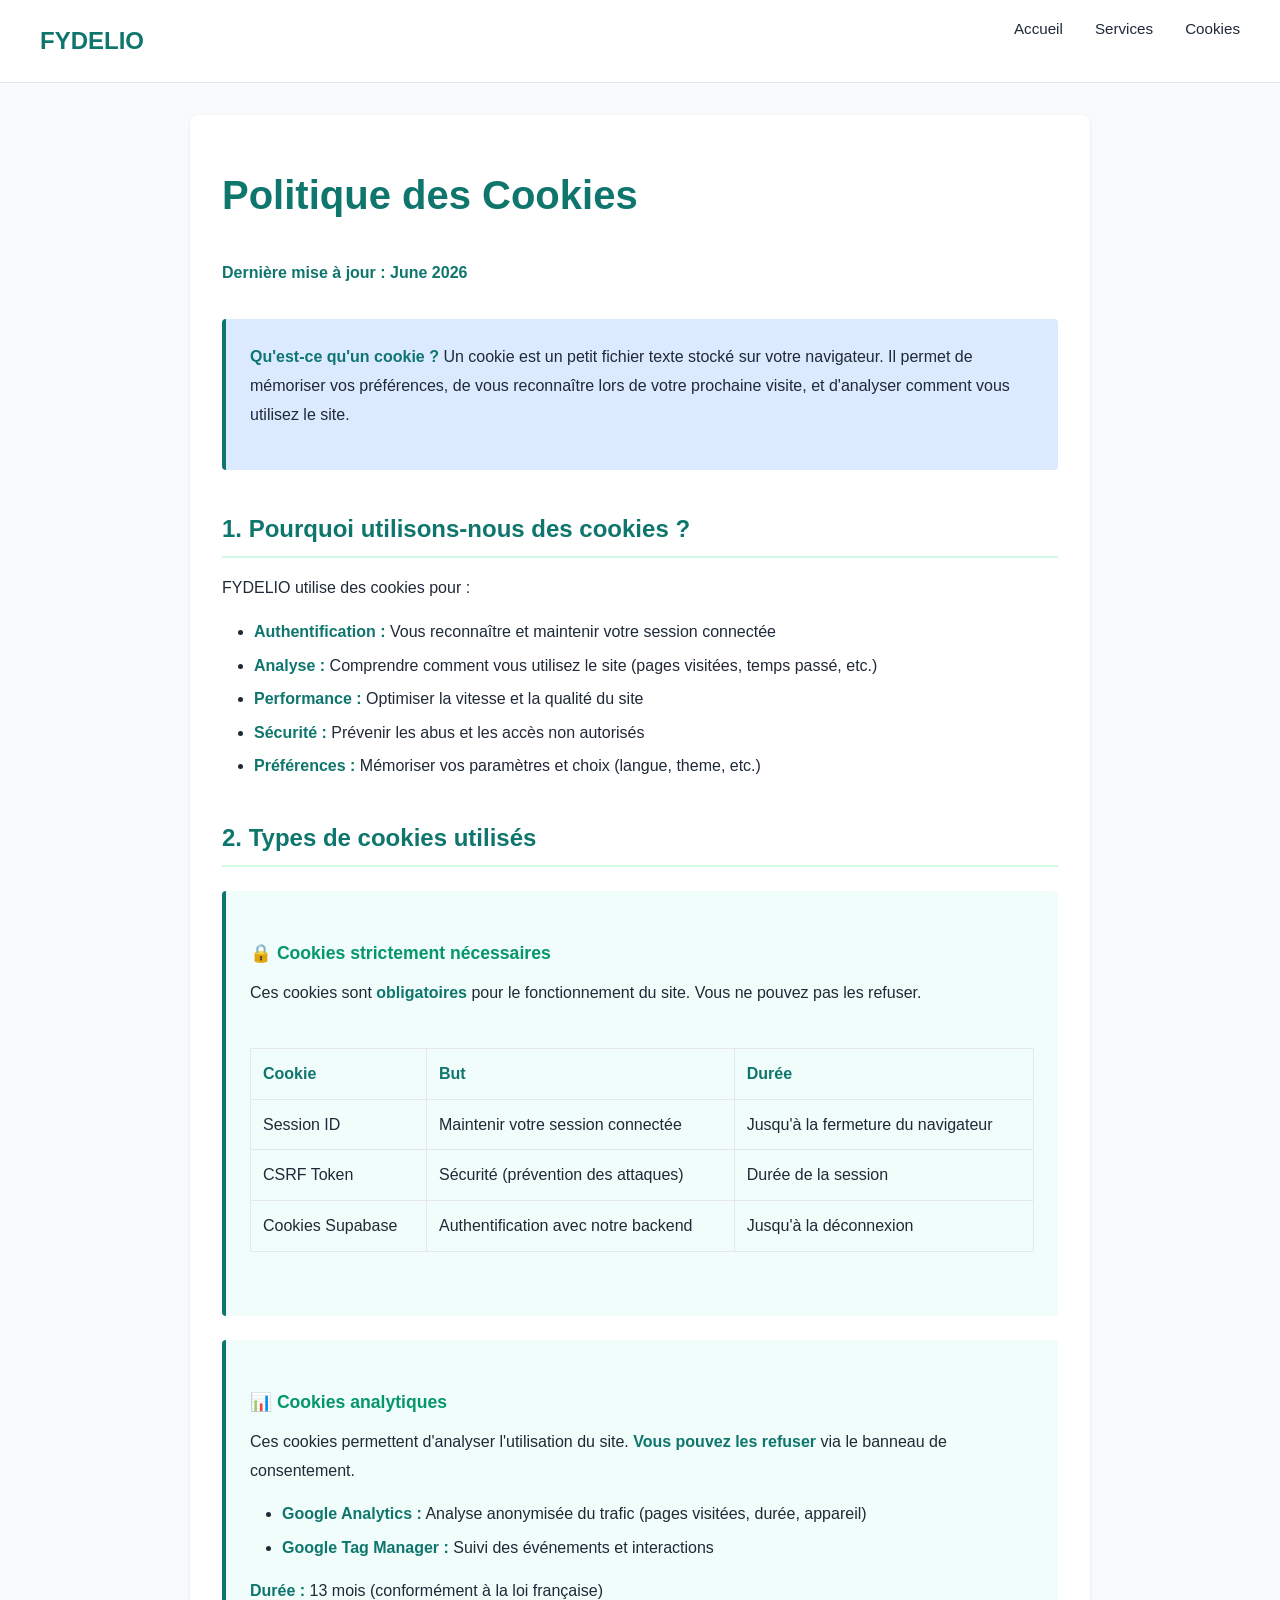
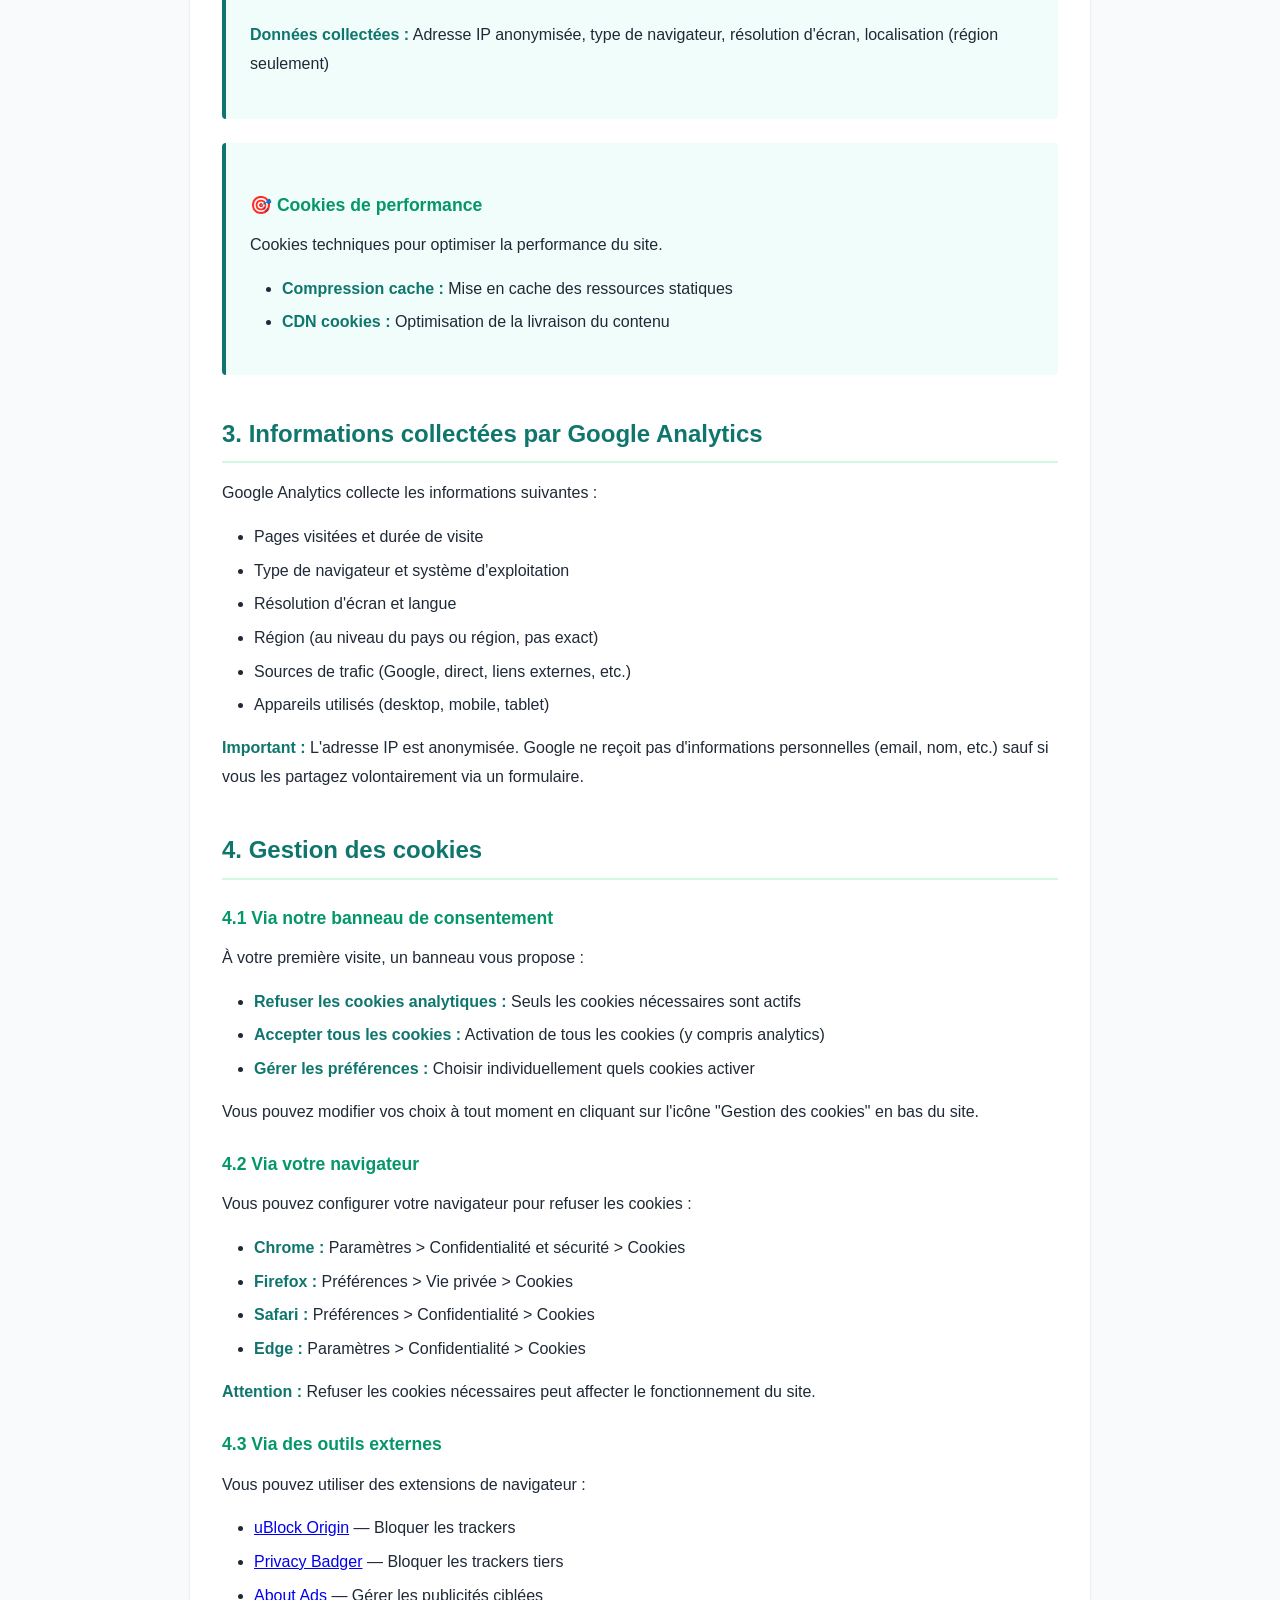
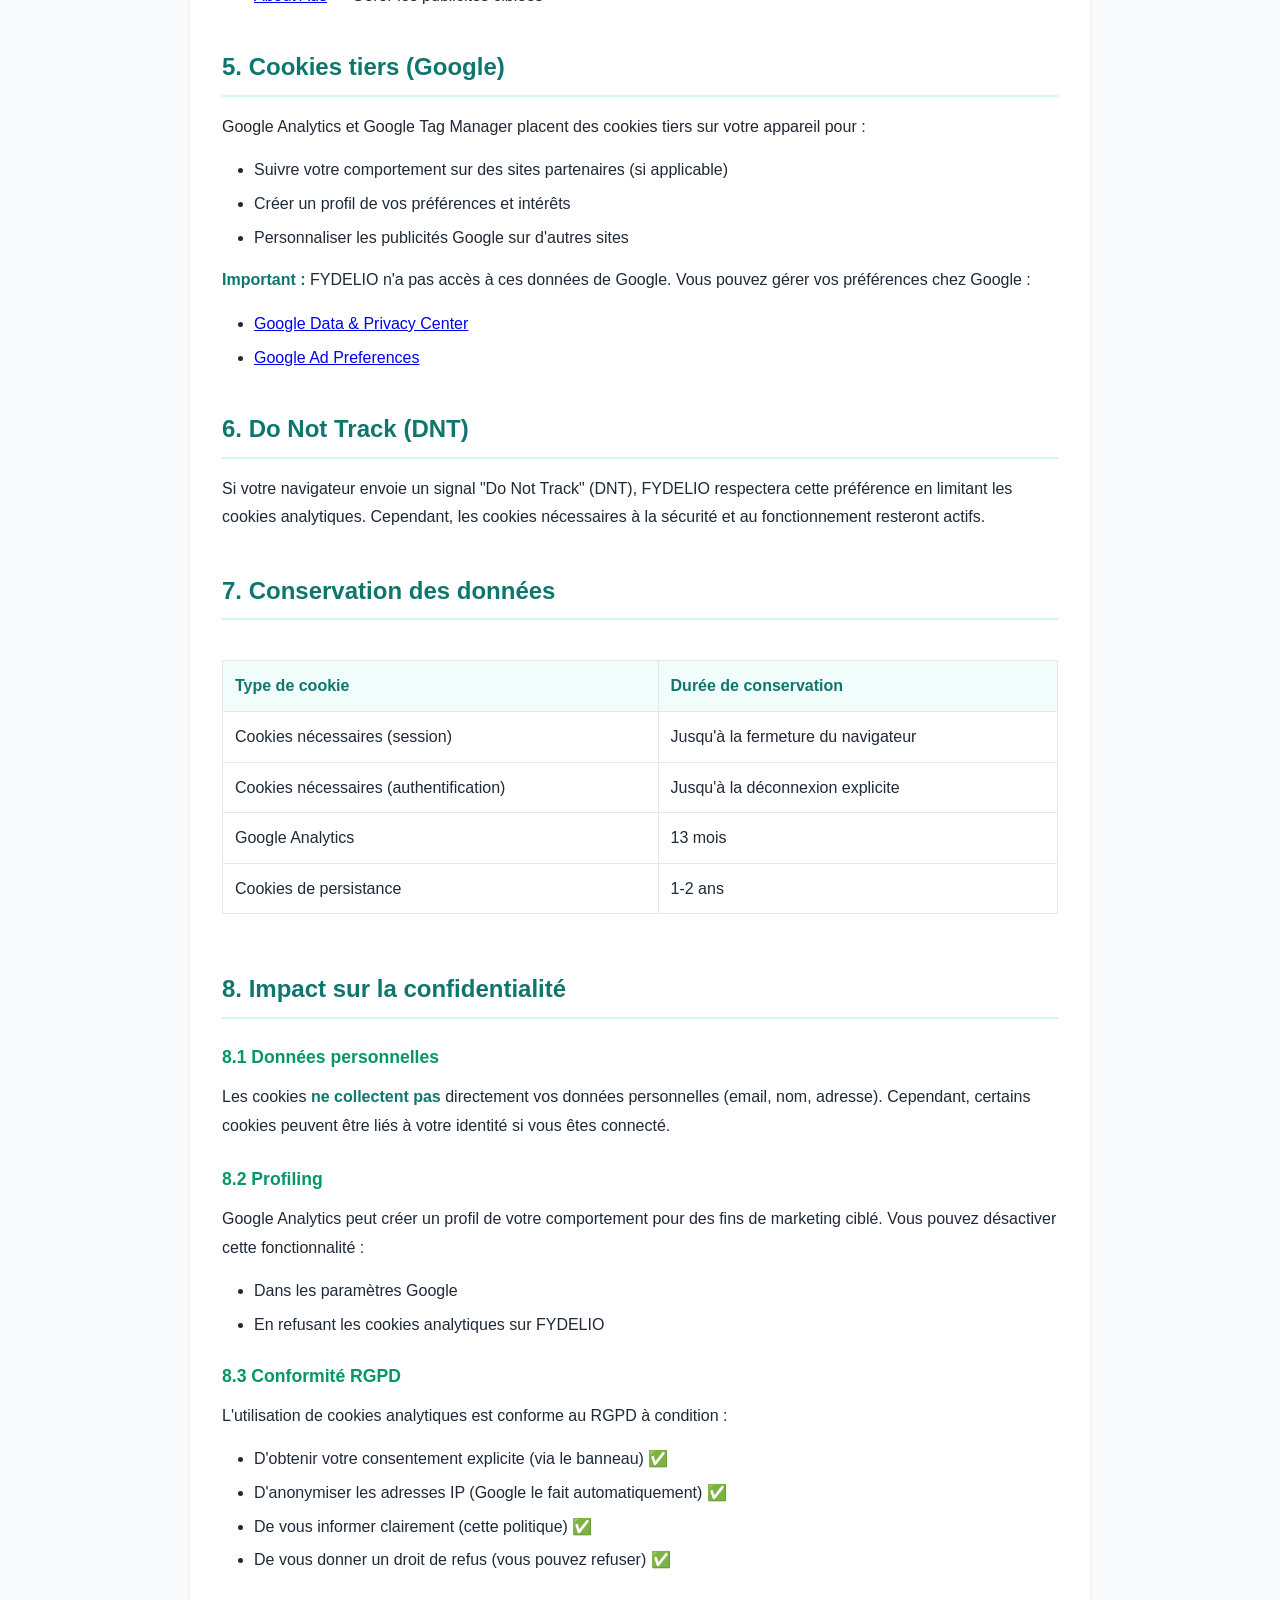
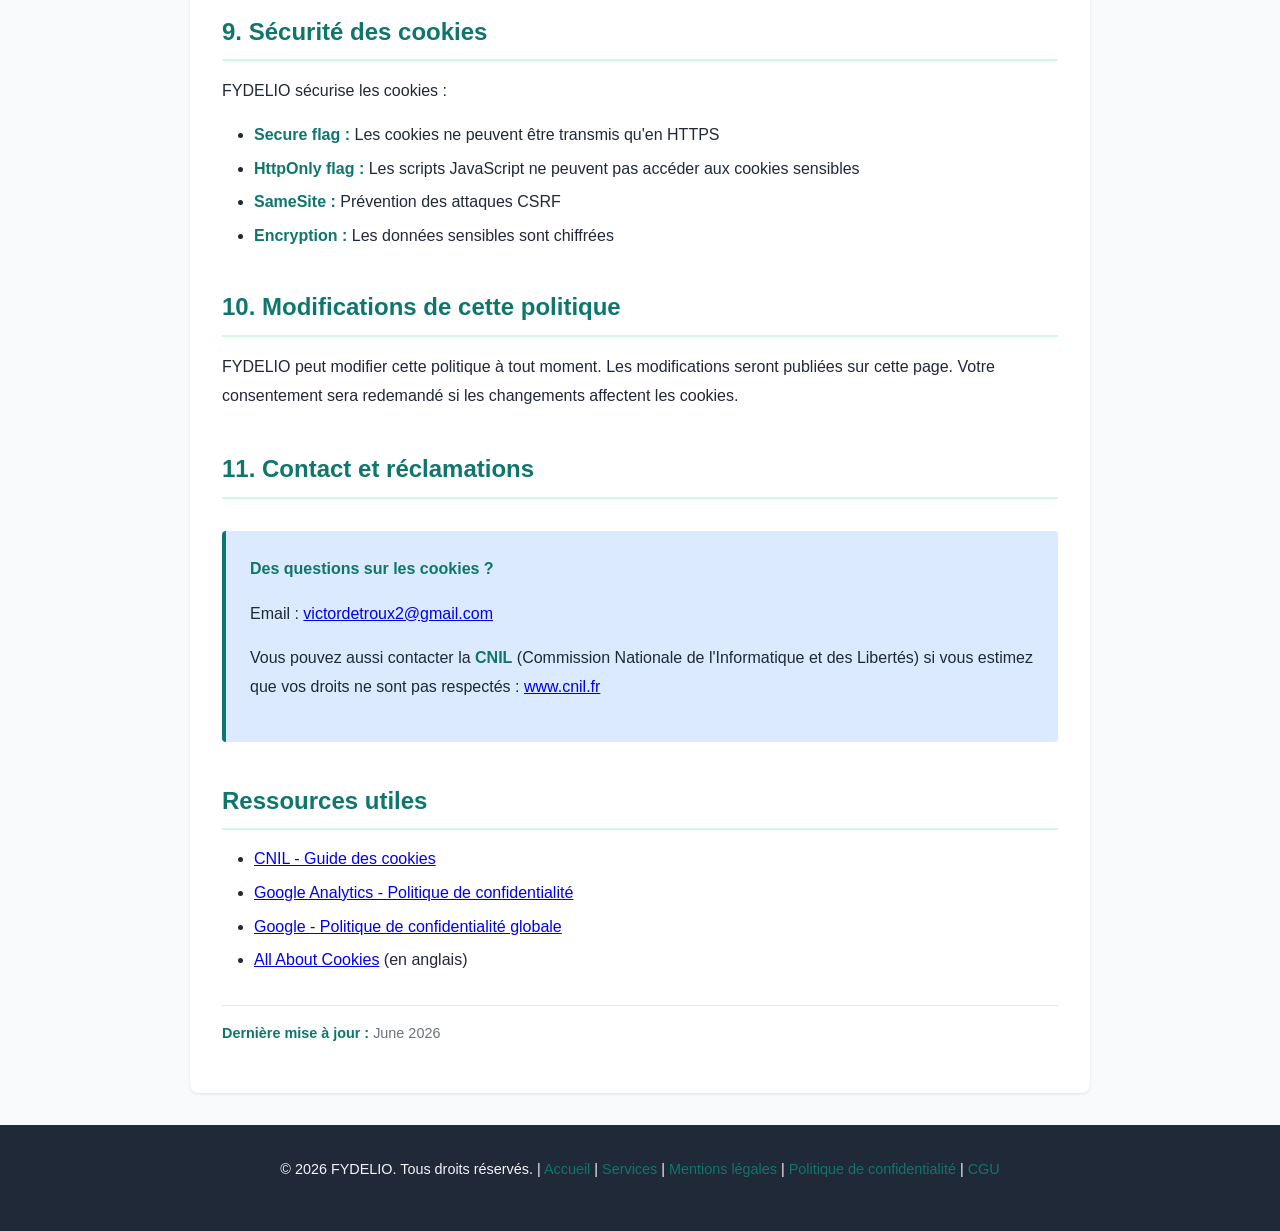
<file: politique-cookies.html>
<!DOCTYPE html>
<html lang="fr">
<head>
    <meta charset="UTF-8">
    <meta name="viewport" content="width=device-width, initial-scale=1.0">
    <meta name="description" content="Politique des Cookies FYDELIO - Gestion des données de suivi">
    <meta name="theme-color" content="#0F766E">
    <title>Politique des Cookies | FYDELIO</title>
    <style>
        * {
            margin: 0;
            padding: 0;
            box-sizing: border-box;
        }
        
        body {
            font-family: -apple-system, BlinkMacSystemFont, 'Segoe UI', Roboto, 'Helvetica Neue', Arial, sans-serif;
            line-height: 1.6;
            color: #1f2937;
            background: #f9fafb;
        }
        
        .navbar {
            background: white;
            border-bottom: 1px solid #e5e7eb;
            padding: 1rem 2rem;
            position: sticky;
            top: 0;
            z-index: 50;
        }
        
        .navbar-content {
            max-width: 1200px;
            margin: 0 auto;
            display: flex;
            justify-content: space-between;
            align-items: center;
        }
        
        .logo {
            font-size: 1.5rem;
            font-weight: 700;
            color: #0F766E;
            text-decoration: none;
        }
        
        .nav-links {
            display: flex;
            gap: 2rem;
            list-style: none;
        }
        
        .nav-links a {
            text-decoration: none;
            color: #1f2937;
            font-size: 0.95rem;
            transition: color 0.3s;
        }
        
        .nav-links a:hover {
            color: #0F766E;
        }
        
        .container {
            max-width: 900px;
            margin: 0 auto;
            padding: 3rem 2rem;
            background: white;
            margin-top: 2rem;
            margin-bottom: 2rem;
            border-radius: 8px;
            box-shadow: 0 1px 3px rgba(0, 0, 0, 0.1);
        }
        
        h1 {
            color: #0F766E;
            margin-bottom: 2rem;
            font-size: 2.5rem;
        }
        
        h2 {
            color: #0F766E;
            margin-top: 2.5rem;
            margin-bottom: 1rem;
            font-size: 1.5rem;
            border-bottom: 2px solid #d1fae5;
            padding-bottom: 0.5rem;
        }
        
        h3 {
            color: #059669;
            margin-top: 1.5rem;
            margin-bottom: 0.75rem;
            font-size: 1.1rem;
        }
        
        p {
            margin-bottom: 1rem;
            line-height: 1.8;
        }
        
        ul, ol {
            margin-left: 2rem;
            margin-bottom: 1rem;
        }
        
        li {
            margin-bottom: 0.5rem;
        }
        
        strong {
            color: #0F766E;
        }
        
        .cookie-type {
            background: #f0fdfa;
            border-left: 4px solid #0F766E;
            padding: 1.5rem;
            margin: 1.5rem 0;
            border-radius: 4px;
        }
        
        .table-responsive {
            overflow-x: auto;
            margin: 1.5rem 0;
        }
        
        table {
            width: 100%;
            border-collapse: collapse;
            margin: 1rem 0;
        }
        
        th, td {
            padding: 0.75rem;
            text-align: left;
            border: 1px solid #e5e7eb;
        }
        
        th {
            background: #f0fdfa;
            color: #0F766E;
            font-weight: 600;
        }
        
        .info-box {
            background: #dbeafe;
            border-left: 4px solid #0F766E;
            padding: 1.5rem;
            margin: 2rem 0;
            border-radius: 4px;
        }
        
        .update-date {
            color: #6b7280;
            font-size: 0.9rem;
            margin-top: 2rem;
            padding-top: 1rem;
            border-top: 1px solid #e5e7eb;
        }
        
        footer {
            background: #1f2937;
            color: #f3f4f6;
            padding: 2rem;
            text-align: center;
            font-size: 0.9rem;
        }
        
        footer a {
            color: #0F766E;
            text-decoration: none;
        }
        
        footer a:hover {
            text-decoration: underline;
        }
        
        @media (max-width: 768px) {
            .nav-links {
                display: none;
            }
            
            .container {
                padding: 2rem 1.5rem;
            }
            
            h1 {
                font-size: 1.8rem;
            }
            
            table {
                font-size: 0.85rem;
            }
        }
    </style>
</head>
<body>
    <nav class="navbar">
        <div class="navbar-content">
            <a href="/" class="logo">FYDELIO</a>
            <ul class="nav-links">
                <li><a href="/">Accueil</a></li>
                <li><a href="/services.html">Services</a></li>
                <li><a href="/politique-cookies.html">Cookies</a></li>
            </ul>
        </div>
    </nav>

    <div class="container">
        <h1>Politique des Cookies</h1>
        
        <p><strong>Dernière mise à jour : June 2026</strong></p>
        
        <div class="info-box">
            <p><strong>Qu'est-ce qu'un cookie ?</strong> Un cookie est un petit fichier texte stocké sur votre navigateur. Il permet de mémoriser vos préférences, de vous reconnaître lors de votre prochaine visite, et d'analyser comment vous utilisez le site.</p>
        </div>

        <h2>1. Pourquoi utilisons-nous des cookies ?</h2>
        <p>FYDELIO utilise des cookies pour :</p>
        <ul>
            <li><strong>Authentification :</strong> Vous reconnaître et maintenir votre session connectée</li>
            <li><strong>Analyse :</strong> Comprendre comment vous utilisez le site (pages visitées, temps passé, etc.)</li>
            <li><strong>Performance :</strong> Optimiser la vitesse et la qualité du site</li>
            <li><strong>Sécurité :</strong> Prévenir les abus et les accès non autorisés</li>
            <li><strong>Préférences :</strong> Mémoriser vos paramètres et choix (langue, theme, etc.)</li>
        </ul>

        <h2>2. Types de cookies utilisés</h2>

        <div class="cookie-type">
            <h3>🔒 Cookies strictement nécessaires</h3>
            <p>Ces cookies sont <strong>obligatoires</strong> pour le fonctionnement du site. Vous ne pouvez pas les refuser.</p>
            <div class="table-responsive">
                <table>
                    <tr>
                        <th>Cookie</th>
                        <th>But</th>
                        <th>Durée</th>
                    </tr>
                    <tr>
                        <td>Session ID</td>
                        <td>Maintenir votre session connectée</td>
                        <td>Jusqu'à la fermeture du navigateur</td>
                    </tr>
                    <tr>
                        <td>CSRF Token</td>
                        <td>Sécurité (prévention des attaques)</td>
                        <td>Durée de la session</td>
                    </tr>
                    <tr>
                        <td>Cookies Supabase</td>
                        <td>Authentification avec notre backend</td>
                        <td>Jusqu'à la déconnexion</td>
                    </tr>
                </table>
            </div>
        </div>

        <div class="cookie-type">
            <h3>📊 Cookies analytiques</h3>
            <p>Ces cookies permettent d'analyser l'utilisation du site. <strong>Vous pouvez les refuser</strong> via le banneau de consentement.</p>
            <ul>
                <li><strong>Google Analytics :</strong> Analyse anonymisée du trafic (pages visitées, durée, appareil)</li>
                <li><strong>Google Tag Manager :</strong> Suivi des événements et interactions</li>
            </ul>
            <p><strong>Durée :</strong> 13 mois (conformément à la loi française)</p>
            <p><strong>Données collectées :</strong> Adresse IP anonymisée, type de navigateur, résolution d'écran, localisation (région seulement)</p>
        </div>

        <div class="cookie-type">
            <h3>🎯 Cookies de performance</h3>
            <p>Cookies techniques pour optimiser la performance du site.</p>
            <ul>
                <li><strong>Compression cache :</strong> Mise en cache des ressources statiques</li>
                <li><strong>CDN cookies :</strong> Optimisation de la livraison du contenu</li>
            </ul>
        </div>

        <h2>3. Informations collectées par Google Analytics</h2>
        <p>Google Analytics collecte les informations suivantes :</p>
        <ul>
            <li>Pages visitées et durée de visite</li>
            <li>Type de navigateur et système d'exploitation</li>
            <li>Résolution d'écran et langue</li>
            <li>Région (au niveau du pays ou région, pas exact)</li>
            <li>Sources de trafic (Google, direct, liens externes, etc.)</li>
            <li>Appareils utilisés (desktop, mobile, tablet)</li>
        </ul>
        <p><strong>Important :</strong> L'adresse IP est anonymisée. Google ne reçoit pas d'informations personnelles (email, nom, etc.) sauf si vous les partagez volontairement via un formulaire.</p>

        <h2>4. Gestion des cookies</h2>

        <h3>4.1 Via notre banneau de consentement</h3>
        <p>À votre première visite, un banneau vous propose :</p>
        <ul>
            <li><strong>Refuser les cookies analytiques :</strong> Seuls les cookies nécessaires sont actifs</li>
            <li><strong>Accepter tous les cookies :</strong> Activation de tous les cookies (y compris analytics)</li>
            <li><strong>Gérer les préférences :</strong> Choisir individuellement quels cookies activer</li>
        </ul>
        <p>Vous pouvez modifier vos choix à tout moment en cliquant sur l'icône "Gestion des cookies" en bas du site.</p>

        <h3>4.2 Via votre navigateur</h3>
        <p>Vous pouvez configurer votre navigateur pour refuser les cookies :</p>
        <ul>
            <li><strong>Chrome :</strong> Paramètres > Confidentialité et sécurité > Cookies</li>
            <li><strong>Firefox :</strong> Préférences > Vie privée > Cookies</li>
            <li><strong>Safari :</strong> Préférences > Confidentialité > Cookies</li>
            <li><strong>Edge :</strong> Paramètres > Confidentialité > Cookies</li>
        </ul>
        <p><strong>Attention :</strong> Refuser les cookies nécessaires peut affecter le fonctionnement du site.</p>

        <h3>4.3 Via des outils externes</h3>
        <p>Vous pouvez utiliser des extensions de navigateur :</p>
        <ul>
            <li><a href="https://www.ublock.org/" target="_blank">uBlock Origin</a> — Bloquer les trackers</li>
            <li><a href="https://www.eff.org/privacybadger" target="_blank">Privacy Badger</a> — Bloquer les trackers tiers</li>
            <li><a href="https://www.aboutads.info/" target="_blank">About Ads</a> — Gérer les publicités ciblées</li>
        </ul>

        <h2>5. Cookies tiers (Google)</h2>
        <p>Google Analytics et Google Tag Manager placent des cookies tiers sur votre appareil pour :</p>
        <ul>
            <li>Suivre votre comportement sur des sites partenaires (si applicable)</li>
            <li>Créer un profil de vos préférences et intérêts</li>
            <li>Personnaliser les publicités Google sur d'autres sites</li>
        </ul>
        <p><strong>Important :</strong> FYDELIO n'a pas accès à ces données de Google. Vous pouvez gérer vos préférences chez Google :</p>
        <ul>
            <li><a href="https://myaccount.google.com/data-and-privacy" target="_blank">Google Data & Privacy Center</a></li>
            <li><a href="https://www.google.com/settings/ads" target="_blank">Google Ad Preferences</a></li>
        </ul>

        <h2>6. Do Not Track (DNT)</h2>
        <p>Si votre navigateur envoie un signal "Do Not Track" (DNT), FYDELIO respectera cette préférence en limitant les cookies analytiques. Cependant, les cookies nécessaires à la sécurité et au fonctionnement resteront actifs.</p>

        <h2>7. Conservation des données</h2>
        <div class="table-responsive">
            <table>
                <tr>
                    <th>Type de cookie</th>
                    <th>Durée de conservation</th>
                </tr>
                <tr>
                    <td>Cookies nécessaires (session)</td>
                    <td>Jusqu'à la fermeture du navigateur</td>
                </tr>
                <tr>
                    <td>Cookies nécessaires (authentification)</td>
                    <td>Jusqu'à la déconnexion explicite</td>
                </tr>
                <tr>
                    <td>Google Analytics</td>
                    <td>13 mois</td>
                </tr>
                <tr>
                    <td>Cookies de persistance</td>
                    <td>1-2 ans</td>
                </tr>
            </table>
        </div>

        <h2>8. Impact sur la confidentialité</h2>
        <h3>8.1 Données personnelles</h3>
        <p>Les cookies <strong>ne collectent pas</strong> directement vos données personnelles (email, nom, adresse). Cependant, certains cookies peuvent être liés à votre identité si vous êtes connecté.</p>

        <h3>8.2 Profiling</h3>
        <p>Google Analytics peut créer un profil de votre comportement pour des fins de marketing ciblé. Vous pouvez désactiver cette fonctionnalité :</p>
        <ul>
            <li>Dans les paramètres Google</li>
            <li>En refusant les cookies analytiques sur FYDELIO</li>
        </ul>

        <h3>8.3 Conformité RGPD</h3>
        <p>L'utilisation de cookies analytiques est conforme au RGPD à condition :</p>
        <ul>
            <li>D'obtenir votre consentement explicite (via le banneau) ✅</li>
            <li>D'anonymiser les adresses IP (Google le fait automatiquement) ✅</li>
            <li>De vous informer clairement (cette politique) ✅</li>
            <li>De vous donner un droit de refus (vous pouvez refuser) ✅</li>
        </ul>

        <h2>9. Sécurité des cookies</h2>
        <p>FYDELIO sécurise les cookies :</p>
        <ul>
            <li><strong>Secure flag :</strong> Les cookies ne peuvent être transmis qu'en HTTPS</li>
            <li><strong>HttpOnly flag :</strong> Les scripts JavaScript ne peuvent pas accéder aux cookies sensibles</li>
            <li><strong>SameSite :</strong> Prévention des attaques CSRF</li>
            <li><strong>Encryption :</strong> Les données sensibles sont chiffrées</li>
        </ul>

        <h2>10. Modifications de cette politique</h2>
        <p>FYDELIO peut modifier cette politique à tout moment. Les modifications seront publiées sur cette page. Votre consentement sera redemandé si les changements affectent les cookies.</p>

        <h2>11. Contact et réclamations</h2>
        <div class="info-box">
            <p><strong>Des questions sur les cookies ?</strong></p>
            <p>Email : <a href="mailto:victordetroux2@gmail.com">victordetroux2@gmail.com</a></p>
            <p>Vous pouvez aussi contacter la <strong>CNIL</strong> (Commission Nationale de l'Informatique et des Libertés) si vous estimez que vos droits ne sont pas respectés : <a href="https://www.cnil.fr/" target="_blank">www.cnil.fr</a></p>
        </div>

        <h2>Ressources utiles</h2>
        <ul>
            <li><a href="https://www.cnil.fr/fr/cookies-les-outils-pour-les-maitriser" target="_blank">CNIL - Guide des cookies</a></li>
            <li><a href="https://support.google.com/analytics/answer/12394645" target="_blank">Google Analytics - Politique de confidentialité</a></li>
            <li><a href="https://policies.google.com/privacy" target="_blank">Google - Politique de confidentialité globale</a></li>
            <li><a href="https://www.allaboutcookies.org/" target="_blank">All About Cookies</a> (en anglais)</li>
        </ul>

        <div class="update-date">
            <strong>Dernière mise à jour :</strong> June 2026
        </div>
    </div>

    <footer>
        <p>&copy; 2026 FYDELIO. Tous droits réservés. | <a href="/">Accueil</a> | <a href="/services.html">Services</a> | <a href="/mentions-legales.html">Mentions légales</a> | <a href="/politique-confidentialite.html">Politique de confidentialité</a> | <a href="/cgu.html">CGU</a></p>
    </footer>
</body>
</html>
</file>
